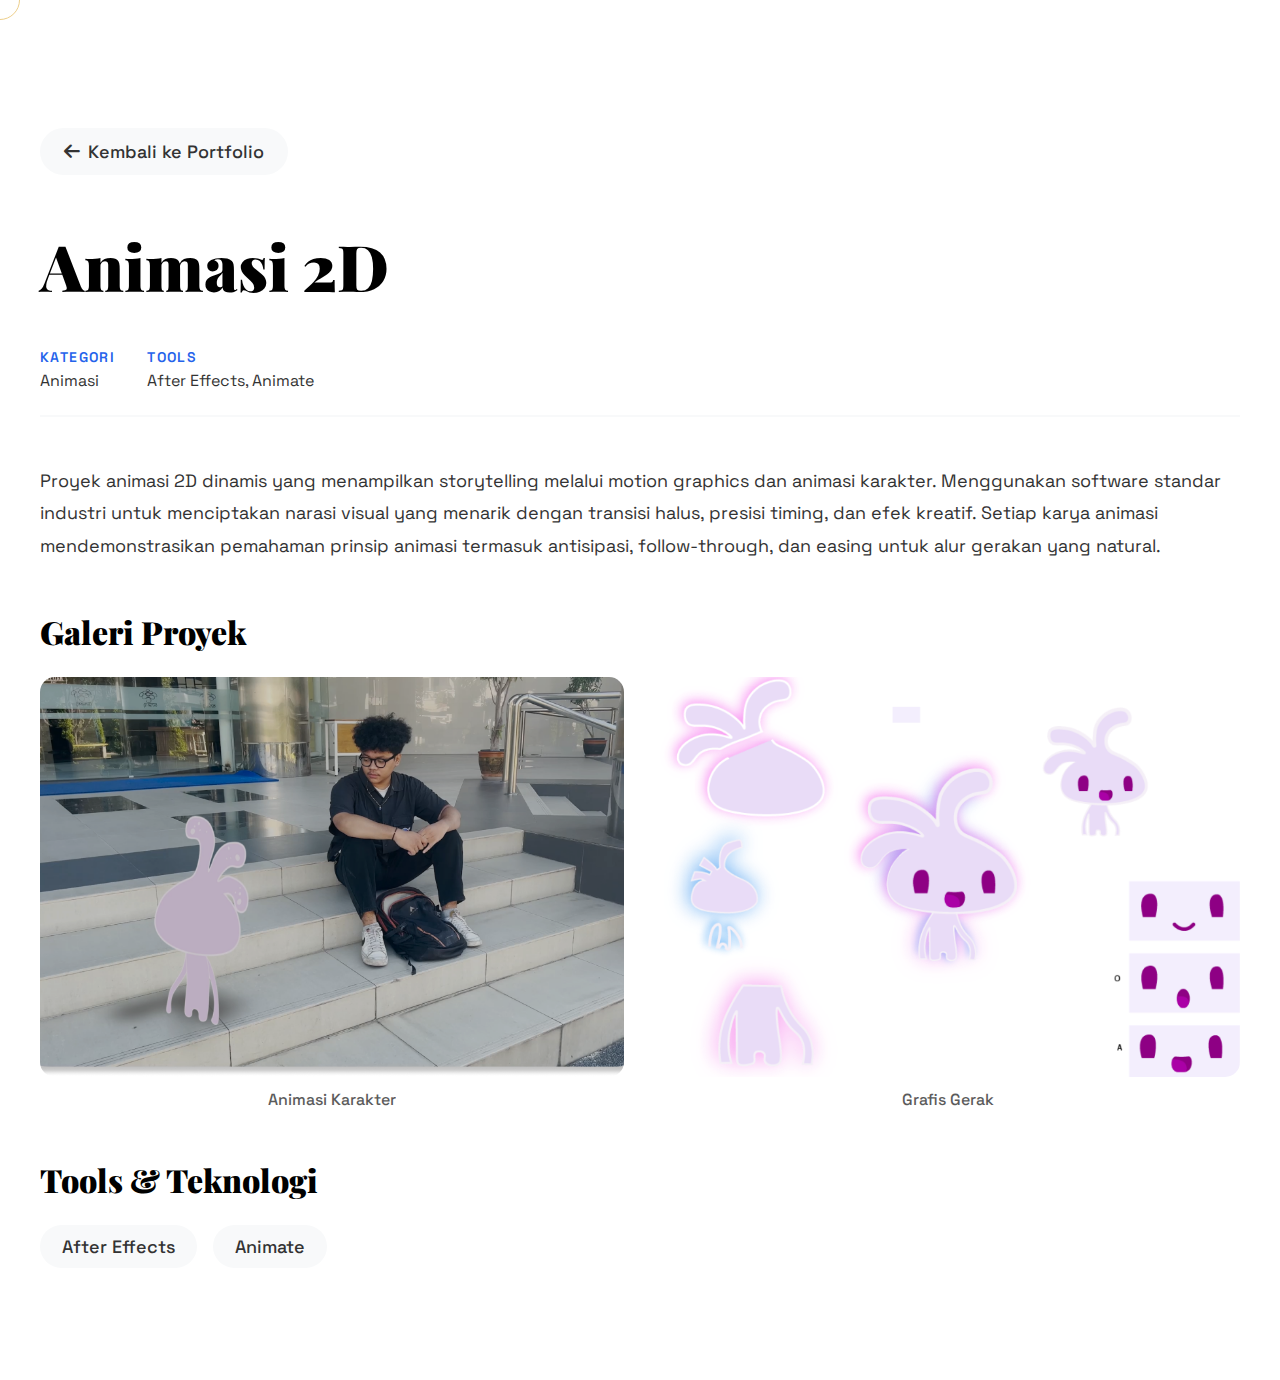
<file: portfolio/animation-2d.html>
<!DOCTYPE html>
<html lang="en">
<head>
    <meta charset="UTF-8">
    <meta name="viewport" content="width=device-width, initial-scale=1.0">
    <title>2D Animation | Ragil Arya Portfolio</title>
    
    <link href="https://fonts.googleapis.com/css2?family=Playfair+Display:wght@400;700;900&family=Space+Grotesk:wght@300;400;500;600;700&display=swap" rel="stylesheet">
    <link rel="stylesheet" href="https://cdnjs.cloudflare.com/ajax/libs/font-awesome/6.5.1/css/all.min.css">
    <link rel="stylesheet" href="https://cdn.jsdelivr.net/npm/bootstrap-icons@1.11.2/font/bootstrap-icons.css">
    <link rel="stylesheet" href="../css/style.css">
    
    <!-- Dark Mode: Load immediately to prevent flash -->
    <script>
        (function() {
            if (localStorage.getItem('theme') === 'dark') {
                document.documentElement.classList.add('dark-mode');
                document.body.classList.add('dark-mode');
            }
        })();
    </script>
    
    <style>
        .portfolio-detail {
            min-height: 100vh;
            padding: 8rem 2rem 4rem;
            background: var(--bg-color);
        }
        
        .detail-container {
            max-width: 1200px;
            margin: 0 auto;
        }
        
        .back-btn {
            display: inline-flex;
            align-items: center;
            gap: 0.5rem;
            padding: 0.75rem 1.5rem;
            background: var(--card-bg);
            color: var(--text-color);
            text-decoration: none;
            border-radius: 50px;
            font-weight: 500;
            transition: all 0.3s ease;
            margin-bottom: 3rem;
        }
        
        .back-btn:hover {
            background: var(--accent-color);
            color: white;
            transform: translateX(-5px);
        }
        
        .detail-header {
            margin-bottom: 3rem;
        }
        
        .detail-title {
            font-family: 'Playfair Display', serif;
            font-size: clamp(2.5rem, 5vw, 4rem);
            font-weight: 900;
            color: var(--primary-color);
            margin-bottom: 1rem;
        }
        
        .detail-meta {
            display: flex;
            gap: 2rem;
            flex-wrap: wrap;
            padding: 1.5rem 0;
            border-bottom: 2px solid var(--card-bg);
            margin-bottom: 2rem;
        }
        
        .meta-item {
            display: flex;
            flex-direction: column;
            gap: 0.25rem;
        }
        
        .meta-label {
            font-size: 0.875rem;
            font-weight: 600;
            text-transform: uppercase;
            letter-spacing: 0.1em;
            color: var(--accent-color);
        }
        
        .meta-value {
            font-size: 1rem;
            color: var(--text-color);
        }
        
        .detail-description {
            font-size: 1.125rem;
            line-height: 1.8;
            color: var(--text-color);
            margin-bottom: 3rem;
        }
        
        .detail-images {
            display: grid;
            grid-template-columns: repeat(auto-fit, minmax(300px, 1fr));
            gap: 2rem;
            margin-bottom: 3rem;
        }
        
        .image-wrapper {
            display: flex;
            flex-direction: column;
            gap: 0.75rem;
        }
        
        .detail-image {
            width: 100%;
            height: 400px;
            object-fit: cover;
            border-radius: 15px;
            transition: transform 0.3s ease;
        }
        
        .detail-image:hover {
            transform: scale(1.02);
        }
        
        .image-caption {
            text-align: center;
            font-size: 1rem;
            font-weight: 500;
            color: var(--text-color);
            opacity: 0.8;
        }
        
        .section-heading {
            font-family: 'Playfair Display', serif;
            font-size: 2rem;
            font-weight: 900;
            color: var(--primary-color);
            margin: 3rem 0 1.5rem;
        }
        
        .tech-stack {
            display: flex;
            flex-wrap: wrap;
            gap: 1rem;
            margin-bottom: 3rem;
        }
        
        .tech-tag {
            padding: 0.5rem 1.25rem;
            background: var(--card-bg);
            border: 2px solid transparent;
            border-radius: 50px;
            font-weight: 500;
            color: var(--text-color);
            transition: all 0.3s ease;
        }
        
        .tech-tag:hover {
            border-color: var(--accent-color);
            transform: translateY(-2px);
        }
        
        .github-section {
            margin-top: 4rem;
            padding: 3rem;
            background: var(--card-bg);
            border-radius: 20px;
            text-align: center;
        }
        
        .github-link {
            display: inline-flex;
            align-items: center;
            gap: 1rem;
            padding: 1.25rem 3rem;
            background: var(--primary-color);
            color: var(--secondary-color);
            text-decoration: none;
            border-radius: 50px;
            font-size: 1.125rem;
            font-weight: 600;
            transition: all 0.3s ease;
        }
        
        .github-link:hover {
            transform: translateY(-3px);
            box-shadow: 0 10px 30px rgba(0, 0, 0, 0.2);
        }
        
        .dark-mode .github-link {
            background: var(--accent-color);
        }
    </style>
</head>
<body>
    <div class="cursor"></div>
    <div class="cursor-follower"></div>
    <div class="scroll-progress"></div>

    <section class="portfolio-detail">
        <div class="detail-container">
            <a href="../index.html#portfolio" class="back-btn">
                <i class="fas fa-arrow-left"></i>
                <span data-en="Back to Portfolio" data-id="Kembali ke Portfolio">Kembali ke Portfolio</span>
            </a>
            
            <div class="detail-header">
                <h1 class="detail-title" data-en="2D Animation" data-id="Animasi 2D">Animasi 2D</h1>
                
                <div class="detail-meta">
                    <div class="meta-item">
                        <span class="meta-label" data-en="Category" data-id="Kategori">KATEGORI</span>
                        <span class="meta-value" data-en="Animation" data-id="Animasi">Animasi</span>
                    </div>
                    <div class="meta-item">
                        <span class="meta-label" data-en="Tools" data-id="Tools">TOOLS</span>
                        <span class="meta-value">After Effects, Animate</span>
                    </div>
                </div>
            </div>
            
            <div class="detail-description" data-en="Dynamic 2D animation projects showcasing storytelling through motion graphics and character animation. Utilizing industry-standard software to create engaging visual narratives with smooth transitions, timing precision, and creative effects. Each animation piece demonstrates understanding of animation principles including anticipation, follow-through, and easing for natural movement flow." data-id="Proyek animasi 2D dinamis yang menampilkan storytelling melalui motion graphics dan animasi karakter. Menggunakan software standar industri untuk menciptakan narasi visual yang menarik dengan transisi halus, presisi timing, dan efek kreatif. Setiap karya animasi mendemonstrasikan pemahaman prinsip animasi termasuk antisipasi, follow-through, dan easing untuk alur gerakan yang natural.">
                Proyek animasi 2D dinamis yang menampilkan storytelling melalui motion graphics dan animasi karakter. Menggunakan software standar industri untuk menciptakan narasi visual yang menarik dengan transisi halus, presisi timing, dan efek kreatif. Setiap karya animasi mendemonstrasikan pemahaman prinsip animasi termasuk antisipasi, follow-through, dan easing untuk alur gerakan yang natural.
            </div>
            
            <h2 class="section-heading" data-en="Project Gallery" data-id="Galeri Proyek">Galeri Proyek</h2>
            <div class="detail-images">
                <div class="image-wrapper">
                    <img src="../images/portfolio/detail/animation-2d/1.jpg" alt="Character Animation" class="detail-image">
                    <p class="image-caption" data-en="Character Animation" data-id="Animasi Karakter">Animasi Karakter</p>
                </div>
                <div class="image-wrapper">
                    <img src="../images/portfolio/detail/animation-2d/2.jpg" alt="Motion Graphics" class="detail-image">
                    <p class="image-caption" data-en="Motion Graphics" data-id="Grafis Gerak">Grafis Gerak</p>
                </div>
            </div>
            
            <h2 class="section-heading" data-en="Tools & Technologies" data-id="Tools & Teknologi">Tools & Teknologi</h2>
            <div class="tech-stack">
                <span class="tech-tag">After Effects</span>
                <span class="tech-tag">Animate</span>
            </div>
        </div>
    </section>

    <script src="../js/script.js"></script>
</body>
</html>
</file>
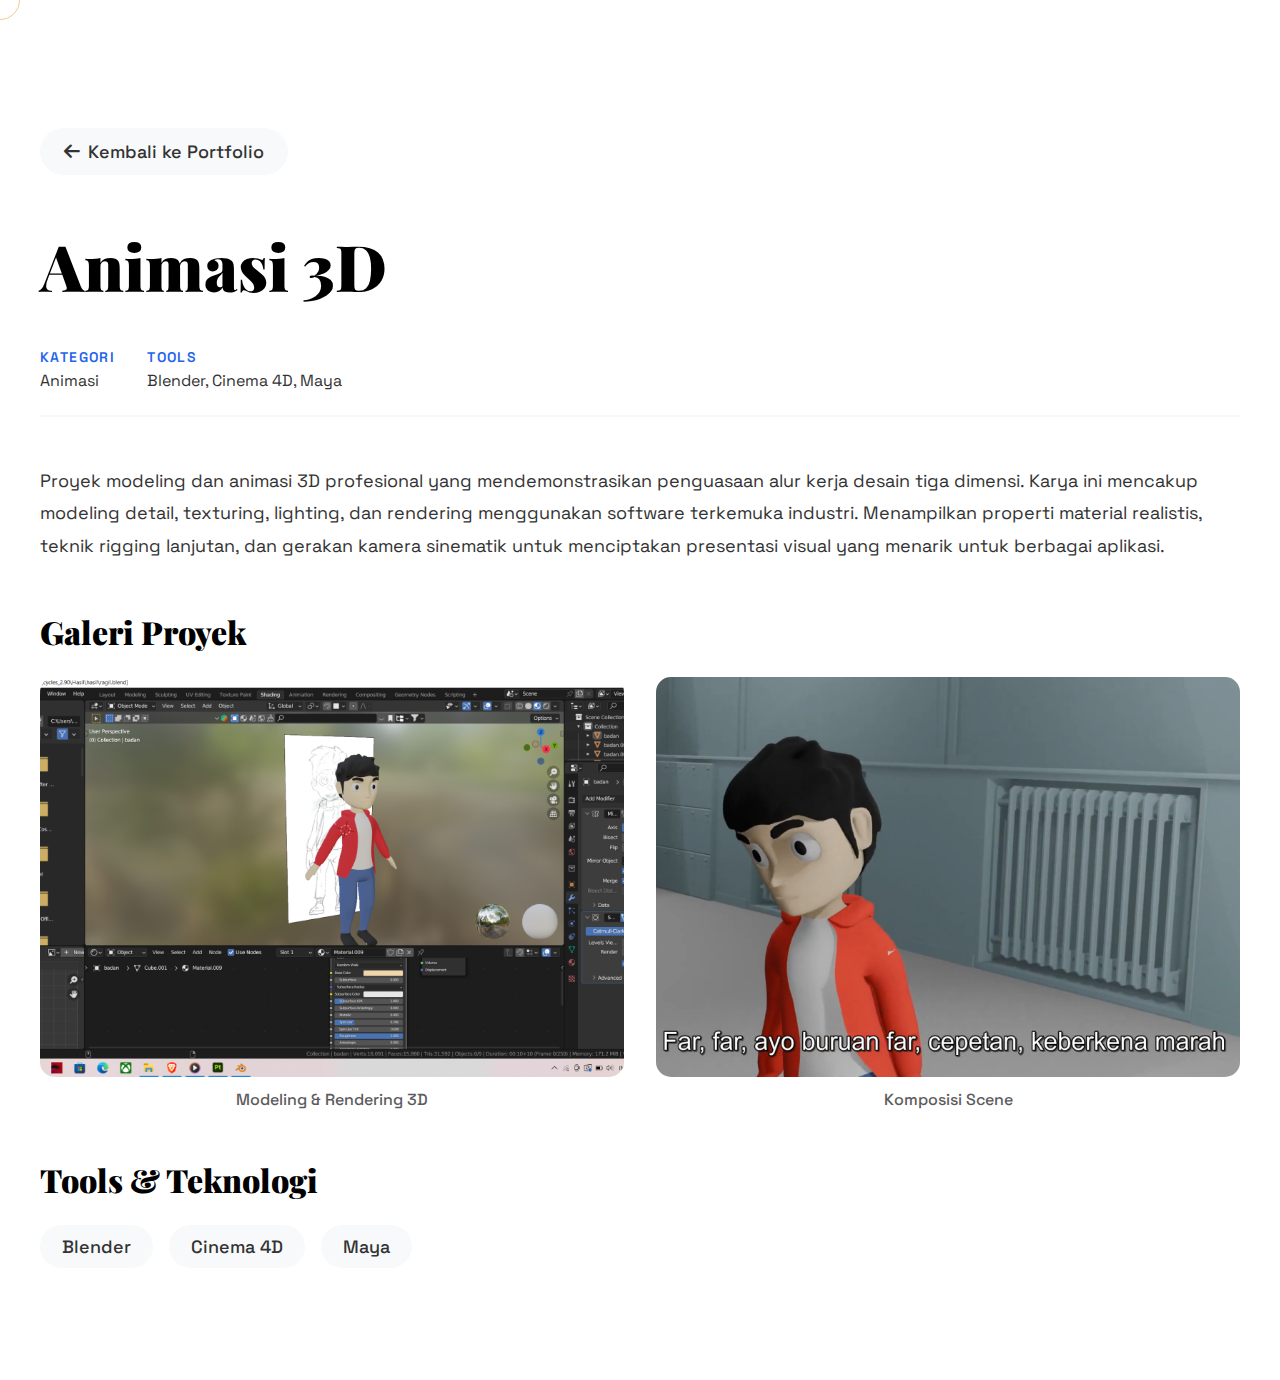
<file: portfolio/animation-3d.html>
<!DOCTYPE html>
<html lang="en">
<head>
    <meta charset="UTF-8">
    <meta name="viewport" content="width=device-width, initial-scale=1.0">
    <title>3D Animation | Ragil Arya Portfolio</title>
    
    <link href="https://fonts.googleapis.com/css2?family=Playfair+Display:wght@400;700;900&family=Space+Grotesk:wght@300;400;500;600;700&display=swap" rel="stylesheet">
    <link rel="stylesheet" href="https://cdnjs.cloudflare.com/ajax/libs/font-awesome/6.5.1/css/all.min.css">
    <link rel="stylesheet" href="https://cdn.jsdelivr.net/npm/bootstrap-icons@1.11.2/font/bootstrap-icons.css">
    <link rel="stylesheet" href="../css/style.css">
    
    <!-- Dark Mode: Load immediately to prevent flash -->
    <script>
        (function() {
            if (localStorage.getItem('theme') === 'dark') {
                document.documentElement.classList.add('dark-mode');
                document.body.classList.add('dark-mode');
            }
        })();
    </script>
    
    <style>
        .portfolio-detail {
            min-height: 100vh;
            padding: 8rem 2rem 4rem;
            background: var(--bg-color);
        }
        
        .detail-container {
            max-width: 1200px;
            margin: 0 auto;
        }
        
        .back-btn {
            display: inline-flex;
            align-items: center;
            gap: 0.5rem;
            padding: 0.75rem 1.5rem;
            background: var(--card-bg);
            color: var(--text-color);
            text-decoration: none;
            border-radius: 50px;
            font-weight: 500;
            transition: all 0.3s ease;
            margin-bottom: 3rem;
        }
        
        .back-btn:hover {
            background: var(--accent-color);
            color: white;
            transform: translateX(-5px);
        }
        
        .detail-header {
            margin-bottom: 3rem;
        }
        
        .detail-title {
            font-family: 'Playfair Display', serif;
            font-size: clamp(2.5rem, 5vw, 4rem);
            font-weight: 900;
            color: var(--primary-color);
            margin-bottom: 1rem;
        }
        
        .detail-meta {
            display: flex;
            gap: 2rem;
            flex-wrap: wrap;
            padding: 1.5rem 0;
            border-bottom: 2px solid var(--card-bg);
            margin-bottom: 2rem;
        }
        
        .meta-item {
            display: flex;
            flex-direction: column;
            gap: 0.25rem;
        }
        
        .meta-label {
            font-size: 0.875rem;
            font-weight: 600;
            text-transform: uppercase;
            letter-spacing: 0.1em;
            color: var(--accent-color);
        }
        
        .meta-value {
            font-size: 1rem;
            color: var(--text-color);
        }
        
        .detail-description {
            font-size: 1.125rem;
            line-height: 1.8;
            color: var(--text-color);
            margin-bottom: 3rem;
        }
        
        .detail-images {
            display: grid;
            grid-template-columns: repeat(auto-fit, minmax(300px, 1fr));
            gap: 2rem;
            margin-bottom: 3rem;
        }
        
        .image-wrapper {
            display: flex;
            flex-direction: column;
            gap: 0.75rem;
        }
        
        .detail-image {
            width: 100%;
            height: 400px;
            object-fit: cover;
            border-radius: 15px;
            transition: transform 0.3s ease;
        }
        
        .detail-image:hover {
            transform: scale(1.02);
        }
        
        .image-caption {
            text-align: center;
            font-size: 1rem;
            font-weight: 500;
            color: var(--text-color);
            opacity: 0.8;
        }
        
        .section-heading {
            font-family: 'Playfair Display', serif;
            font-size: 2rem;
            font-weight: 900;
            color: var(--primary-color);
            margin: 3rem 0 1.5rem;
        }
        
        .tech-stack {
            display: flex;
            flex-wrap: wrap;
            gap: 1rem;
            margin-bottom: 3rem;
        }
        
        .tech-tag {
            padding: 0.5rem 1.25rem;
            background: var(--card-bg);
            border: 2px solid transparent;
            border-radius: 50px;
            font-weight: 500;
            color: var(--text-color);
            transition: all 0.3s ease;
        }
        
        .tech-tag:hover {
            border-color: var(--accent-color);
            transform: translateY(-2px);
        }
        
        .github-section {
            margin-top: 4rem;
            padding: 3rem;
            background: var(--card-bg);
            border-radius: 20px;
            text-align: center;
        }
        
        .github-link {
            display: inline-flex;
            align-items: center;
            gap: 1rem;
            padding: 1.25rem 3rem;
            background: var(--primary-color);
            color: var(--secondary-color);
            text-decoration: none;
            border-radius: 50px;
            font-size: 1.125rem;
            font-weight: 600;
            transition: all 0.3s ease;
        }
        
        .github-link:hover {
            transform: translateY(-3px);
            box-shadow: 0 10px 30px rgba(0, 0, 0, 0.2);
        }
        
        .dark-mode .github-link {
            background: var(--accent-color);
        }
    </style>
</head>
<body>
    <div class="cursor"></div>
    <div class="cursor-follower"></div>
    <div class="scroll-progress"></div>

    <section class="portfolio-detail">
        <div class="detail-container">
            <a href="../index.html#portfolio" class="back-btn">
                <i class="fas fa-arrow-left"></i>
                <span data-en="Back to Portfolio" data-id="Kembali ke Portfolio">Kembali ke Portfolio</span>
            </a>
            
            <div class="detail-header">
                <h1 class="detail-title" data-en="3D Animation" data-id="Animasi 3D">Animasi 3D</h1>
                
                <div class="detail-meta">
                    <div class="meta-item">
                        <span class="meta-label" data-en="Category" data-id="Kategori">KATEGORI</span>
                        <span class="meta-value" data-en="Animation" data-id="Animasi">Animasi</span>
                    </div>
                    <div class="meta-item">
                        <span class="meta-label" data-en="Tools" data-id="Tools">TOOLS</span>
                        <span class="meta-value">Blender, Cinema 4D, Maya</span>
                    </div>
                </div>
            </div>
            
            <div class="detail-description" data-en="Professional 3D modeling and animation projects demonstrating mastery of three-dimensional design workflows. This work includes detailed modeling, texturing, lighting, and rendering using industry-leading software. Features realistic material properties, advanced rigging techniques, and cinematic camera movements to create compelling visual presentations for various applications." data-id="Proyek modeling dan animasi 3D profesional yang mendemonstrasikan penguasaan alur kerja desain tiga dimensi. Karya ini mencakup modeling detail, texturing, lighting, dan rendering menggunakan software terkemuka industri. Menampilkan properti material realistis, teknik rigging lanjutan, dan gerakan kamera sinematik untuk menciptakan presentasi visual yang menarik untuk berbagai aplikasi.">
                Proyek modeling dan animasi 3D profesional yang mendemonstrasikan penguasaan alur kerja desain tiga dimensi. Karya ini mencakup modeling detail, texturing, lighting, dan rendering menggunakan software terkemuka industri. Menampilkan properti material realistis, teknik rigging lanjutan, dan gerakan kamera sinematik untuk menciptakan presentasi visual yang menarik untuk berbagai aplikasi.
            </div>
            
            <h2 class="section-heading" data-en="Project Gallery" data-id="Galeri Proyek">Galeri Proyek</h2>
            <div class="detail-images">
                <div class="image-wrapper">
                    <img src="../images/portfolio/detail/animation-3d/1.jpg" alt="3D Modeling" class="detail-image">
                    <p class="image-caption" data-en="3D Modeling & Rendering" data-id="Modeling & Rendering 3D">Modeling & Rendering 3D</p>
                </div>
                <div class="image-wrapper">
                    <img src="../images/portfolio/detail/animation-3d/2.jpg" alt="Scene Composition" class="detail-image">
                    <p class="image-caption" data-en="Scene Composition" data-id="Komposisi Scene">Komposisi Scene</p>
                </div>
            </div>
            
            <h2 class="section-heading" data-en="Tools & Technologies" data-id="Tools & Teknologi">Tools & Teknologi</h2>
            <div class="tech-stack">
                <span class="tech-tag">Blender</span>
                <span class="tech-tag">Cinema 4D</span>
                <span class="tech-tag">Maya</span>
            </div>
        </div>
    </section>

    <script src="../js/script.js"></script>
</body>
</html>
</file>
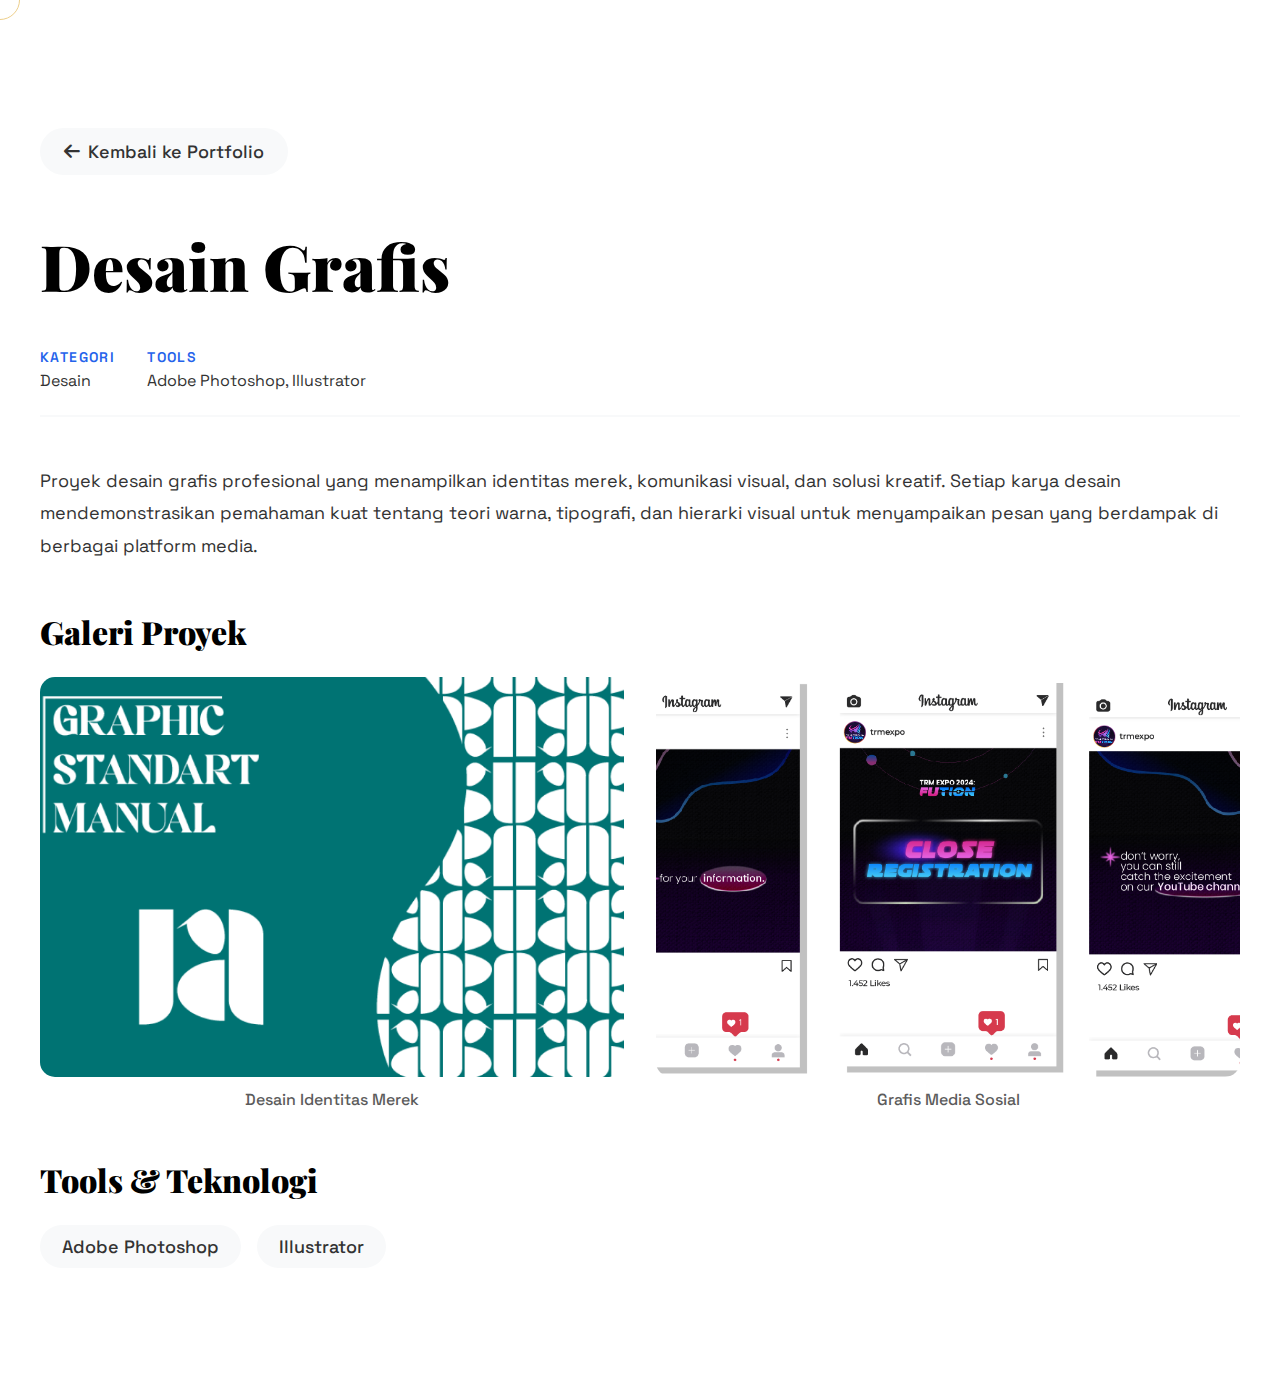
<file: portfolio/graphic-design.html>
<!DOCTYPE html>
<html lang="en">
<head>
    <meta charset="UTF-8">
    <meta name="viewport" content="width=device-width, initial-scale=1.0">
    <title>Graphic Design | Ragil Arya Portfolio</title>
    
    <link href="https://fonts.googleapis.com/css2?family=Playfair+Display:wght@400;700;900&family=Space+Grotesk:wght@300;400;500;600;700&display=swap" rel="stylesheet">
    <link rel="stylesheet" href="https://cdnjs.cloudflare.com/ajax/libs/font-awesome/6.5.1/css/all.min.css">
    <link rel="stylesheet" href="https://cdn.jsdelivr.net/npm/bootstrap-icons@1.11.2/font/bootstrap-icons.css">
    <link rel="stylesheet" href="../css/style.css">
    
    <!-- Dark Mode: Load immediately to prevent flash -->
    <script>
        (function() {
            if (localStorage.getItem('theme') === 'dark') {
                document.documentElement.classList.add('dark-mode');
                document.body.classList.add('dark-mode');
            }
        })();
    </script>
    
    <style>
        .portfolio-detail {
            min-height: 100vh;
            padding: 8rem 2rem 4rem;
            background: var(--bg-color);
        }
        
        .detail-container {
            max-width: 1200px;
            margin: 0 auto;
        }
        
        .back-btn {
            display: inline-flex;
            align-items: center;
            gap: 0.5rem;
            padding: 0.75rem 1.5rem;
            background: var(--card-bg);
            color: var(--text-color);
            text-decoration: none;
            border-radius: 50px;
            font-weight: 500;
            transition: all 0.3s ease;
            margin-bottom: 3rem;
        }
        
        .back-btn:hover {
            background: var(--accent-color);
            color: white;
            transform: translateX(-5px);
        }
        
        .detail-header {
            margin-bottom: 3rem;
        }
        
        .detail-title {
            font-family: 'Playfair Display', serif;
            font-size: clamp(2.5rem, 5vw, 4rem);
            font-weight: 900;
            color: var(--primary-color);
            margin-bottom: 1rem;
        }
        
        .detail-meta {
            display: flex;
            gap: 2rem;
            flex-wrap: wrap;
            padding: 1.5rem 0;
            border-bottom: 2px solid var(--card-bg);
            margin-bottom: 2rem;
        }
        
        .meta-item {
            display: flex;
            flex-direction: column;
            gap: 0.25rem;
        }
        
        .meta-label {
            font-size: 0.875rem;
            font-weight: 600;
            text-transform: uppercase;
            letter-spacing: 0.1em;
            color: var(--accent-color);
        }
        
        .meta-value {
            font-size: 1rem;
            color: var(--text-color);
        }
        
        .detail-description {
            font-size: 1.125rem;
            line-height: 1.8;
            color: var(--text-color);
            margin-bottom: 3rem;
        }
        
        .detail-images {
            display: grid;
            grid-template-columns: repeat(auto-fit, minmax(300px, 1fr));
            gap: 2rem;
            margin-bottom: 3rem;
        }
        
        .image-wrapper {
            display: flex;
            flex-direction: column;
            gap: 0.75rem;
        }
        
        .detail-image {
            width: 100%;
            height: 400px;
            object-fit: cover;
            border-radius: 15px;
            transition: transform 0.3s ease;
        }
        
        .detail-image:hover {
            transform: scale(1.02);
        }
        
        .image-caption {
            text-align: center;
            font-size: 1rem;
            font-weight: 500;
            color: var(--text-color);
            opacity: 0.8;
        }
        
        .section-heading {
            font-family: 'Playfair Display', serif;
            font-size: 2rem;
            font-weight: 900;
            color: var(--primary-color);
            margin: 3rem 0 1.5rem;
        }
        
        .tech-stack {
            display: flex;
            flex-wrap: wrap;
            gap: 1rem;
            margin-bottom: 3rem;
        }
        
        .tech-tag {
            padding: 0.5rem 1.25rem;
            background: var(--card-bg);
            border: 2px solid transparent;
            border-radius: 50px;
            font-weight: 500;
            color: var(--text-color);
            transition: all 0.3s ease;
        }
        
        .tech-tag:hover {
            border-color: var(--accent-color);
            transform: translateY(-2px);
        }
        
        .github-section {
            margin-top: 4rem;
            padding: 3rem;
            background: var(--card-bg);
            border-radius: 20px;
            text-align: center;
        }
        
        .github-link {
            display: inline-flex;
            align-items: center;
            gap: 1rem;
            padding: 1.25rem 3rem;
            background: var(--primary-color);
            color: var(--secondary-color);
            text-decoration: none;
            border-radius: 50px;
            font-size: 1.125rem;
            font-weight: 600;
            transition: all 0.3s ease;
        }
        
        .github-link:hover {
            transform: translateY(-3px);
            box-shadow: 0 10px 30px rgba(0, 0, 0, 0.2);
        }
        
        .dark-mode .github-link {
            background: var(--accent-color);
        }
    </style>
</head>
<body>
    <div class="cursor"></div>
    <div class="cursor-follower"></div>
    <div class="scroll-progress"></div>

    <section class="portfolio-detail">
        <div class="detail-container">
            <a href="../index.html#portfolio" class="back-btn">
                <i class="fas fa-arrow-left"></i>
                <span data-en="Back to Portfolio" data-id="Kembali ke Portfolio">Kembali ke Portfolio</span>
            </a>
            
            <div class="detail-header">
                <h1 class="detail-title" data-en="Graphic Design" data-id="Desain Grafis">Desain Grafis</h1>
                
                <div class="detail-meta">
                    <div class="meta-item">
                        <span class="meta-label" data-en="Category" data-id="Kategori">KATEGORI</span>
                        <span class="meta-value" data-en="Design" data-id="Desain">Desain</span>
                    </div>
                    <div class="meta-item">
                        <span class="meta-label" data-en="Tools" data-id="Tools">TOOLS</span>
                        <span class="meta-value">Adobe Photoshop, Illustrator</span>
                    </div>
                </div>
            </div>
            
            <div class="detail-description" data-en="Professional graphic design projects showcasing brand identity, visual communication, and creative solutions. Each design piece demonstrates strong understanding of color theory, typography, and visual hierarchy to deliver impactful messages across various media platforms." data-id="Proyek desain grafis profesional yang menampilkan identitas merek, komunikasi visual, dan solusi kreatif. Setiap karya desain mendemonstrasikan pemahaman kuat tentang teori warna, tipografi, dan hierarki visual untuk menyampaikan pesan yang berdampak di berbagai platform media.">
                Proyek desain grafis profesional yang menampilkan identitas merek, komunikasi visual, dan solusi kreatif. Setiap karya desain mendemonstrasikan pemahaman kuat tentang teori warna, tipografi, dan hierarki visual untuk menyampaikan pesan yang berdampak di berbagai platform media.
            </div>
            
            <h2 class="section-heading" data-en="Project Gallery" data-id="Galeri Proyek">Galeri Proyek</h2>
            <div class="detail-images">
                <div class="image-wrapper">
                    <img src="../images/portfolio/detail/graphic-design/1.jpg" alt="Brand Identity Design" class="detail-image">
                    <p class="image-caption" data-en="Brand Identity Design" data-id="Desain Identitas Merek">Desain Identitas Merek</p>
                </div>
                <div class="image-wrapper">
                    <img src="../images/portfolio/detail/graphic-design/2.jpg" alt="Social Media Graphics" class="detail-image">
                    <p class="image-caption" data-en="Social Media Graphics" data-id="Grafis Media Sosial">Grafis Media Sosial</p>
                </div>
            </div>
            
            <h2 class="section-heading" data-en="Tools & Technologies" data-id="Tools & Teknologi">Tools & Teknologi</h2>
            <div class="tech-stack">
                <span class="tech-tag">Adobe Photoshop</span>
                <span class="tech-tag">Illustrator</span>
            </div>
        </div>
    </section>

    <script src="../js/script.js"></script>
</body>
</html>
</file>
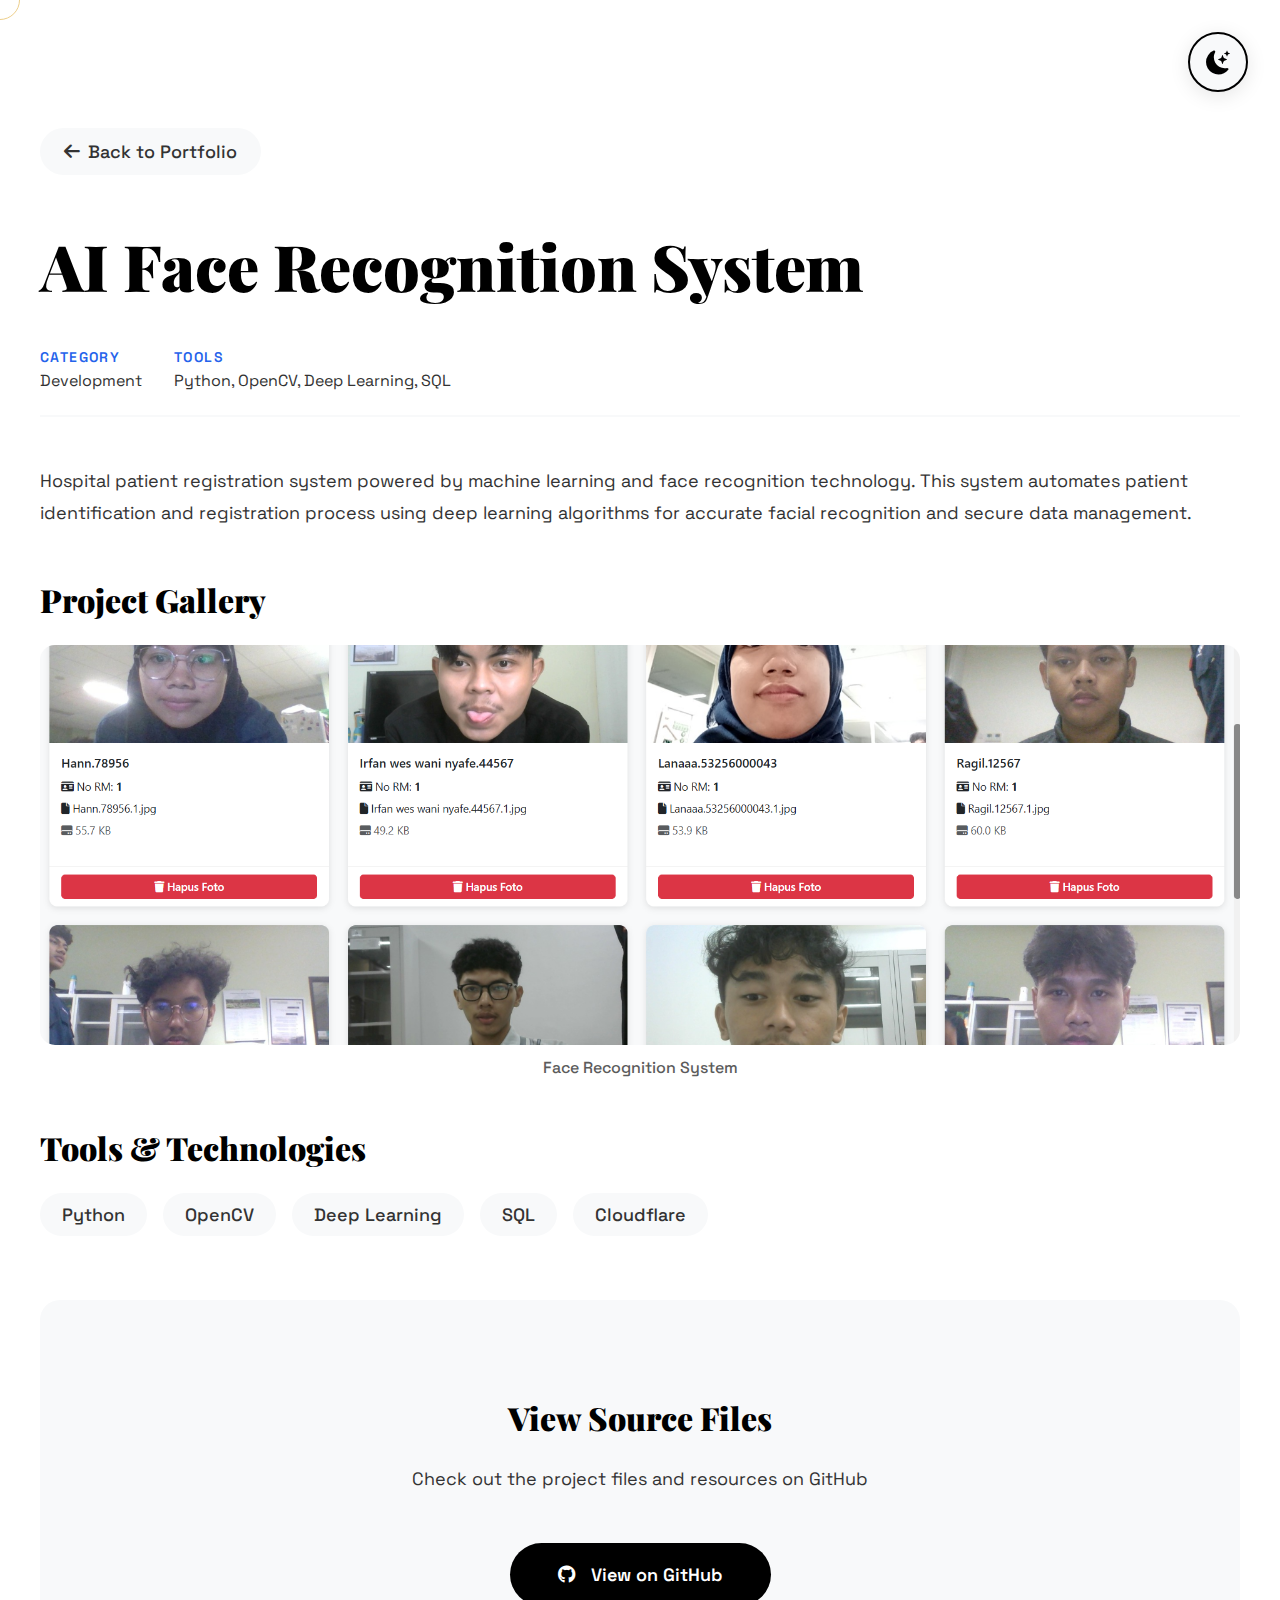
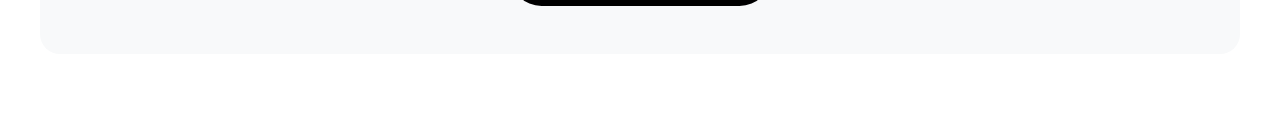
<file: portfolio/ml-face-recognition.html>
<!DOCTYPE html>
<html lang="en">
<head>
    <meta charset="UTF-8">
    <meta name="viewport" content="width=device-width, initial-scale=1.0">
    <title>AI Face Recognition | Ragil Arya Portfolio</title>
    
    <link href="https://fonts.googleapis.com/css2?family=Playfair+Display:wght@400;700;900&family=Space+Grotesk:wght@300;400;500;600;700&display=swap" rel="stylesheet">
    <link rel="stylesheet" href="https://cdnjs.cloudflare.com/ajax/libs/font-awesome/6.5.1/css/all.min.css">
    <link rel="stylesheet" href="https://cdn.jsdelivr.net/npm/bootstrap-icons@1.11.2/font/bootstrap-icons.css">
    <link rel="stylesheet" href="../css/style.css">
    
    <style>
        .portfolio-detail {
            min-height: 100vh;
            padding: 8rem 2rem 4rem;
            background: var(--bg-color);
        }
        
        .detail-container {
            max-width: 1200px;
            margin: 0 auto;
        }
        
        .back-btn {
            display: inline-flex;
            align-items: center;
            gap: 0.5rem;
            padding: 0.75rem 1.5rem;
            background: var(--card-bg);
            color: var(--text-color);
            text-decoration: none;
            border-radius: 50px;
            font-weight: 500;
            transition: all 0.3s ease;
            margin-bottom: 3rem;
        }
        
        .back-btn:hover {
            background: var(--accent-color);
            color: white;
            transform: translateX(-5px);
        }
        
        .detail-header {
            margin-bottom: 3rem;
        }
        
        .detail-title {
            font-family: 'Playfair Display', serif;
            font-size: clamp(2.5rem, 5vw, 4rem);
            font-weight: 900;
            color: var(--primary-color);
            margin-bottom: 1rem;
        }
        
        .detail-meta {
            display: flex;
            gap: 2rem;
            flex-wrap: wrap;
            padding: 1.5rem 0;
            border-bottom: 2px solid var(--card-bg);
            margin-bottom: 2rem;
        }
        
        .meta-item {
            display: flex;
            flex-direction: column;
            gap: 0.25rem;
        }
        
        .meta-label {
            font-size: 0.875rem;
            font-weight: 600;
            text-transform: uppercase;
            letter-spacing: 0.1em;
            color: var(--accent-color);
        }
        
        .meta-value {
            font-size: 1rem;
            color: var(--text-color);
        }
        
        .detail-description {
            font-size: 1.125rem;
            line-height: 1.8;
            color: var(--text-color);
            margin-bottom: 3rem;
        }
        
        .detail-images {
            display: grid;
            grid-template-columns: repeat(auto-fit, minmax(300px, 1fr));
            gap: 2rem;
            margin-bottom: 3rem;
        }
        
        .image-wrapper {
            display: flex;
            flex-direction: column;
            gap: 0.75rem;
        }
        
        .detail-image {
            width: 100%;
            height: 400px;
            object-fit: cover;
            border-radius: 15px;
            transition: transform 0.3s ease;
        }
        
        .detail-image:hover {
            transform: scale(1.02);
        }
        
        .image-caption {
            text-align: center;
            font-size: 1rem;
            font-weight: 500;
            color: var(--text-color);
            opacity: 0.8;
        }
        
        .section-heading {
            font-family: 'Playfair Display', serif;
            font-size: 2rem;
            font-weight: 900;
            color: var(--primary-color);
            margin: 3rem 0 1.5rem;
        }
        
        .tech-stack {
            display: flex;
            flex-wrap: wrap;
            gap: 1rem;
            margin-bottom: 3rem;
        }
        
        .tech-tag {
            padding: 0.5rem 1.25rem;
            background: var(--card-bg);
            border: 2px solid transparent;
            border-radius: 50px;
            font-weight: 500;
            color: var(--text-color);
            transition: all 0.3s ease;
        }
        
        .tech-tag:hover {
            border-color: var(--accent-color);
            transform: translateY(-2px);
        }
        
        .github-section {
            margin-top: 4rem;
            padding: 3rem;
            background: var(--card-bg);
            border-radius: 20px;
            text-align: center;
        }
        
        .github-link {
            display: inline-flex;
            align-items: center;
            gap: 1rem;
            padding: 1.25rem 3rem;
            background: var(--primary-color);
            color: var(--secondary-color);
            text-decoration: none;
            border-radius: 50px;
            font-size: 1.125rem;
            font-weight: 600;
            transition: all 0.3s ease;
        }
        
        .github-link:hover {
            transform: translateY(-3px);
            box-shadow: 0 10px 30px rgba(0, 0, 0, 0.2);
        }
        
        .dark-mode .github-link {
            background: var(--accent-color);
        }
    </style>
</head>
<body>
    <div class="cursor"></div>
    <div class="cursor-follower"></div>
    <div class="scroll-progress"></div>
    
    <div class="theme-toggle" id="themeToggle">
        <i class="bi bi-moon-stars-fill"></i>
    </div>

    <section class="portfolio-detail">
        <div class="detail-container">
            <a href="../index.html#portfolio" class="back-btn">
                <i class="fas fa-arrow-left"></i>
                <span data-en="Back to Portfolio" data-id="Kembali ke Portfolio">Back to Portfolio</span>
            </a>
            
            <div class="detail-header">
                <h1 class="detail-title" data-en="AI Face Recognition System" data-id="Sistem Rekognisi Wajah AI">AI Face Recognition System</h1>
                
                <div class="detail-meta">
                    <div class="meta-item">
                        <span class="meta-label" data-en="Category" data-id="Kategori">CATEGORY</span>
                        <span class="meta-value" data-en="Development" data-id="Development">Development</span>
                    </div>
                    <div class="meta-item">
                        <span class="meta-label" data-en="Tools" data-id="Tools">TOOLS</span>
                        <span class="meta-value">Python, OpenCV, Deep Learning, SQL</span>
                    </div>
                </div>
            </div>
            
            <div class="detail-description" data-en="Hospital patient registration system powered by machine learning and face recognition technology. This system automates patient identification and registration process using deep learning algorithms for accurate facial recognition and secure data management." data-id="Sistem registrasi pasien rumah sakit yang didukung oleh teknologi machine learning dan rekognisi wajah. Sistem ini mengotomatisasi proses identifikasi dan registrasi pasien menggunakan algoritma deep learning untuk rekognisi wajah yang akurat dan manajemen data yang aman.">
                Hospital patient registration system powered by machine learning and face recognition technology. This system automates patient identification and registration process using deep learning algorithms for accurate facial recognition and secure data management.
            </div>
            
            <h2 class="section-heading" data-en="Project Gallery" data-id="Galeri Proyek">Project Gallery</h2>
            <div class="detail-images">
                <div class="image-wrapper">
                    <img src="../images/portfolio/detail/ml-face-recognition/1.jpg" alt="AI System" class="detail-image">
                    <p class="image-caption" data-en="Face Recognition System" data-id="Sistem Rekognisi Wajah">Face Recognition System</p>
                </div>
            </div>
            
            <h2 class="section-heading" data-en="Tools & Technologies" data-id="Tools & Teknologi">Tools & Technologies</h2>
            <div class="tech-stack">
                <span class="tech-tag">Python</span>
                <span class="tech-tag">OpenCV</span>
                <span class="tech-tag">Deep Learning</span>
                <span class="tech-tag">SQL</span>
                <span class="tech-tag">Cloudflare</span>
            </div>
            
            <div class="github-section">
                <h2 class="section-heading" data-en="View Source Files" data-id="Lihat File Sumber">View Source Files</h2>
                <p class="detail-description" data-en="Check out the project files and resources on GitHub" data-id="Lihat file proyek dan resource di GitHub">Check out the project files and resources on GitHub</p>
                <a href="https://github.com/yourusername/ml-face-recognition" target="_blank" rel="noopener noreferrer" class="github-link">
                    <i class="fab fa-github"></i>
                    <span data-en="View on GitHub" data-id="Lihat di GitHub">View on GitHub</span>
                </a>
            </div>
        </div>
    </section>

    <script src="../js/script.js"></script>
</body>
</html>
</file>
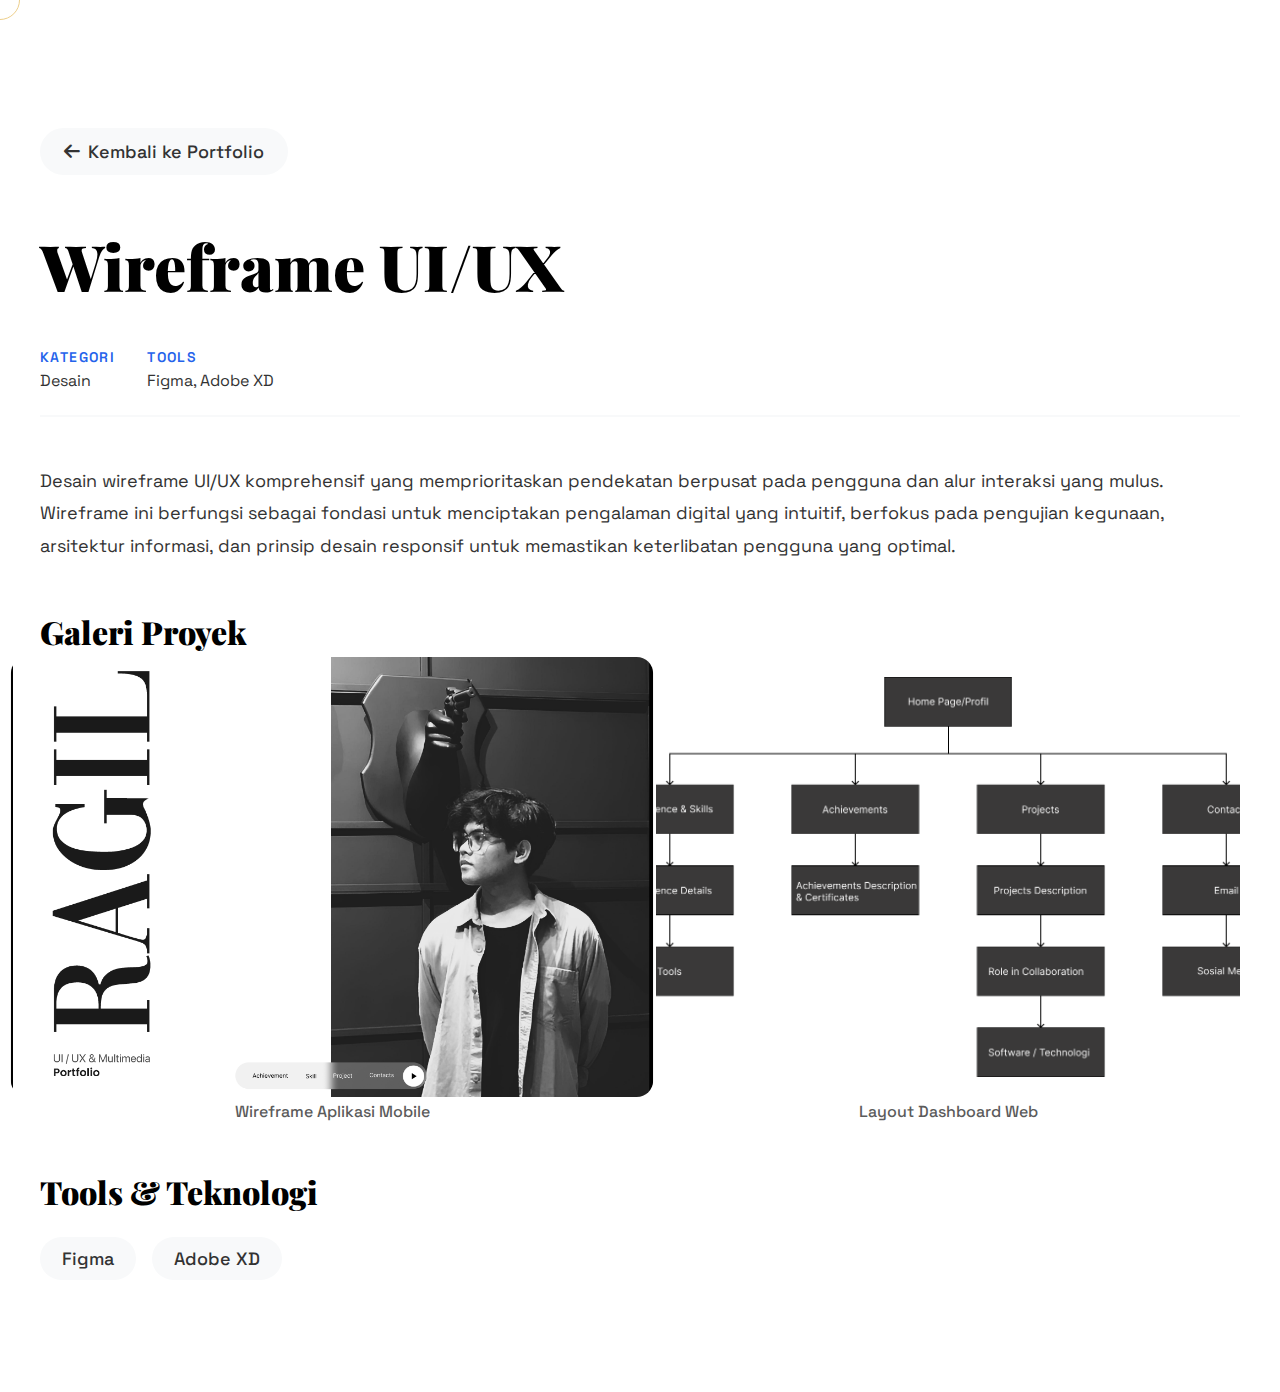
<file: portfolio/uiux-wireframe.html>
<!DOCTYPE html>
<html lang="en">
<head>
    <meta charset="UTF-8">
    <meta name="viewport" content="width=device-width, initial-scale=1.0">
    <title>UI/UX Wireframe | Ragil Arya Portfolio</title>
    
    <link href="https://fonts.googleapis.com/css2?family=Playfair+Display:wght@400;700;900&family=Space+Grotesk:wght@300;400;500;600;700&display=swap" rel="stylesheet">
    <link rel="stylesheet" href="https://cdnjs.cloudflare.com/ajax/libs/font-awesome/6.5.1/css/all.min.css">
    <link rel="stylesheet" href="https://cdn.jsdelivr.net/npm/bootstrap-icons@1.11.2/font/bootstrap-icons.css">
    <link rel="stylesheet" href="../css/style.css">
    
    <!-- Dark Mode: Load immediately to prevent flash -->
    <script>
        (function() {
            if (localStorage.getItem('theme') === 'dark') {
                document.documentElement.classList.add('dark-mode');
                document.body.classList.add('dark-mode');
            }
        })();
    </script>
    
    <style>
        .portfolio-detail {
            min-height: 100vh;
            padding: 8rem 2rem 4rem;
            background: var(--bg-color);
        }
        
        .detail-container {
            max-width: 1200px;
            margin: 0 auto;
        }
        
        .back-btn {
            display: inline-flex;
            align-items: center;
            gap: 0.5rem;
            padding: 0.75rem 1.5rem;
            background: var(--card-bg);
            color: var(--text-color);
            text-decoration: none;
            border-radius: 50px;
            font-weight: 500;
            transition: all 0.3s ease;
            margin-bottom: 3rem;
        }
        
        .back-btn:hover {
            background: var(--accent-color);
            color: white;
            transform: translateX(-5px);
        }
        
        .detail-header {
            margin-bottom: 3rem;
        }
        
        .detail-title {
            font-family: 'Playfair Display', serif;
            font-size: clamp(2.5rem, 5vw, 4rem);
            font-weight: 900;
            color: var(--primary-color);
            margin-bottom: 1rem;
        }
        
        .detail-meta {
            display: flex;
            gap: 2rem;
            flex-wrap: wrap;
            padding: 1.5rem 0;
            border-bottom: 2px solid var(--card-bg);
            margin-bottom: 2rem;
        }
        
        .meta-item {
            display: flex;
            flex-direction: column;
            gap: 0.25rem;
        }
        
        .meta-label {
            font-size: 0.875rem;
            font-weight: 600;
            text-transform: uppercase;
            letter-spacing: 0.1em;
            color: var(--accent-color);
        }
        
        .meta-value {
            font-size: 1rem;
            color: var(--text-color);
        }
        
        .detail-description {
            font-size: 1.125rem;
            line-height: 1.8;
            color: var(--text-color);
            margin-bottom: 3rem;
        }
        
        .detail-images {
            display: grid;
            grid-template-columns: repeat(auto-fit, minmax(300px, 1fr));
            gap: 2rem;
            margin-bottom: 3rem;
        }
        
        .image-wrapper {
            display: flex;
            flex-direction: column;
            gap: 0.75rem;
        }
        
        .detail-image {
            width: 100%;
            height: 400px;
            object-fit: cover;
            object-position: center;
            border-radius: 15px;
            transition: transform 0.3s ease;
            transform: scale(1.1);
        }
        
        .detail-image:hover {
            transform: scale(1.13);
        }
        
        .detail-image:nth-child(1):nth-last-child(1) ~ .detail-image {
            transform: scale(1);
        }
        
        .detail-images .image-wrapper:nth-child(2) .detail-image {
            transform: scale(1);
        }
        
        .detail-images .image-wrapper:nth-child(2) .detail-image:hover {
            transform: scale(1.05);
        }
        
        .image-caption {
            text-align: center;
            font-size: 1rem;
            font-weight: 500;
            color: var(--text-color);
            opacity: 0.8;
            margin-top: 0.75rem;
        }
        
        .section-heading {
            font-family: 'Playfair Display', serif;
            font-size: 2rem;
            font-weight: 900;
            color: var(--primary-color);
            margin: 3rem 0 1.5rem;
        }
        
        .tech-stack {
            display: flex;
            flex-wrap: wrap;
            gap: 1rem;
            margin-bottom: 3rem;
        }
        
        .tech-tag {
            padding: 0.5rem 1.25rem;
            background: var(--card-bg);
            border: 2px solid transparent;
            border-radius: 50px;
            font-weight: 500;
            color: var(--text-color);
            transition: all 0.3s ease;
        }
        
        .tech-tag:hover {
            border-color: var(--accent-color);
            transform: translateY(-2px);
        }
        
        .github-section {
            margin-top: 4rem;
            padding: 3rem;
            background: var(--card-bg);
            border-radius: 20px;
            text-align: center;
        }
        
        .github-link {
            display: inline-flex;
            align-items: center;
            gap: 1rem;
            padding: 1.25rem 3rem;
            background: var(--primary-color);
            color: var(--secondary-color);
            text-decoration: none;
            border-radius: 50px;
            font-size: 1.125rem;
            font-weight: 600;
            transition: all 0.3s ease;
        }
        
        .github-link:hover {
            transform: translateY(-3px);
            box-shadow: 0 10px 30px rgba(0, 0, 0, 0.2);
        }
        
        .dark-mode .github-link {
            background: var(--accent-color);
        }
    </style>
</head>
<body>
    <div class="cursor"></div>
    <div class="cursor-follower"></div>
    <div class="scroll-progress"></div>

    <section class="portfolio-detail">
        <div class="detail-container">
            <a href="../index.html#portfolio" class="back-btn">
                <i class="fas fa-arrow-left"></i>
                <span data-en="Back to Portfolio" data-id="Kembali ke Portfolio">Kembali ke Portfolio</span>
            </a>
            
            <div class="detail-header">
                <h1 class="detail-title" data-en="UI/UX Wireframe" data-id="Wireframe UI/UX">Wireframe UI/UX</h1>
                
                <div class="detail-meta">
                    <div class="meta-item">
                        <span class="meta-label" data-en="Category" data-id="Kategori">KATEGORI</span>
                        <span class="meta-value" data-en="Design" data-id="Desain">Desain</span>
                    </div>
                    <div class="meta-item">
                        <span class="meta-label" data-en="Tools" data-id="Tools">TOOLS</span>
                        <span class="meta-value">Figma, Adobe XD</span>
                    </div>
                </div>
            </div>
            
            <div class="detail-description" data-en="Comprehensive UI/UX wireframe designs that prioritize user-centered approach and seamless interaction flows. These wireframes serve as the foundation for creating intuitive digital experiences, focusing on usability testing, information architecture, and responsive design principles to ensure optimal user engagement." data-id="Desain wireframe UI/UX komprehensif yang memprioritaskan pendekatan berpusat pada pengguna dan alur interaksi yang mulus. Wireframe ini berfungsi sebagai fondasi untuk menciptakan pengalaman digital yang intuitif, berfokus pada pengujian kegunaan, arsitektur informasi, dan prinsip desain responsif untuk memastikan keterlibatan pengguna yang optimal.">
                Desain wireframe UI/UX komprehensif yang memprioritaskan pendekatan berpusat pada pengguna dan alur interaksi yang mulus. Wireframe ini berfungsi sebagai fondasi untuk menciptakan pengalaman digital yang intuitif, berfokus pada pengujian kegunaan, arsitektur informasi, dan prinsip desain responsif untuk memastikan keterlibatan pengguna yang optimal.
            </div>
            
            <h2 class="section-heading" data-en="Project Gallery" data-id="Galeri Proyek">Galeri Proyek</h2>
            <div class="detail-images">
                <div class="image-wrapper">
                    <img src="../images/portfolio/detail/uiux-wireframe/1.jpg" alt="Mobile App Wireframe" class="detail-image">
                    <p class="image-caption" data-en="Mobile App Wireframe" data-id="Wireframe Aplikasi Mobile">Wireframe Aplikasi Mobile</p>
                </div>
                <div class="image-wrapper">
                    <img src="../images/portfolio/detail/uiux-wireframe/2.jpg" alt="Web Dashboard Layout" class="detail-image">
                    <p class="image-caption" data-en="Web Dashboard Layout" data-id="Layout Dashboard Web">Layout Dashboard Web</p>
                </div>
            </div>
            
            <h2 class="section-heading" data-en="Tools & Technologies" data-id="Tools & Teknologi">Tools & Teknologi</h2>
            <div class="tech-stack">
                <span class="tech-tag">Figma</span>
                <span class="tech-tag">Adobe XD</span>
            </div>
        </div>
    </section>

    <script src="../js/script.js"></script>
</body>
</html>
</file>
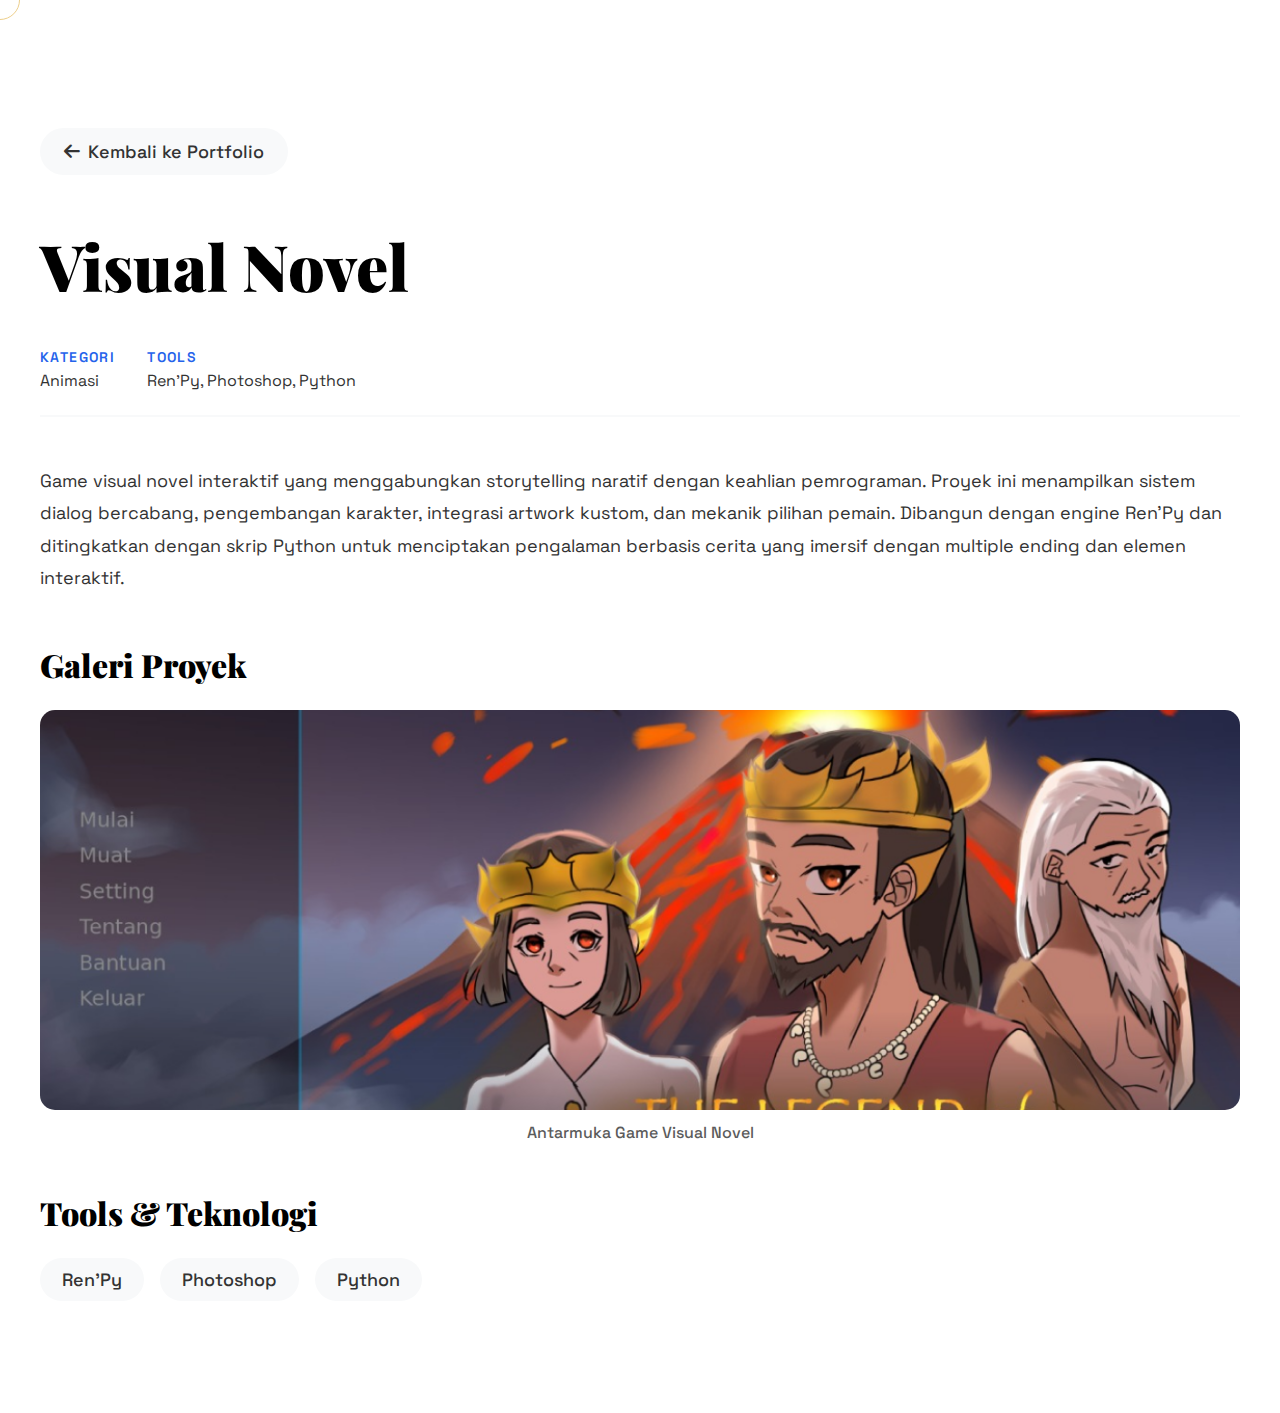
<file: portfolio/visual-novel.html>
<!DOCTYPE html>
<html lang="en">
<head>
    <meta charset="UTF-8">
    <meta name="viewport" content="width=device-width, initial-scale=1.0">
    <title>Visual Novel | Ragil Arya Portfolio</title>
    
    <link href="https://fonts.googleapis.com/css2?family=Playfair+Display:wght@400;700;900&family=Space+Grotesk:wght@300;400;500;600;700&display=swap" rel="stylesheet">
    <link rel="stylesheet" href="https://cdnjs.cloudflare.com/ajax/libs/font-awesome/6.5.1/css/all.min.css">
    <link rel="stylesheet" href="https://cdn.jsdelivr.net/npm/bootstrap-icons@1.11.2/font/bootstrap-icons.css">
    <link rel="stylesheet" href="../css/style.css">
    
    <!-- Dark Mode: Load immediately to prevent flash -->
    <script>
        (function() {
            if (localStorage.getItem('theme') === 'dark') {
                document.documentElement.classList.add('dark-mode');
                document.body.classList.add('dark-mode');
            }
        })();
    </script>
    
    <style>
        .portfolio-detail {
            min-height: 100vh;
            padding: 8rem 2rem 4rem;
            background: var(--bg-color);
        }
        
        .detail-container {
            max-width: 1200px;
            margin: 0 auto;
        }
        
        .back-btn {
            display: inline-flex;
            align-items: center;
            gap: 0.5rem;
            padding: 0.75rem 1.5rem;
            background: var(--card-bg);
            color: var(--text-color);
            text-decoration: none;
            border-radius: 50px;
            font-weight: 500;
            transition: all 0.3s ease;
            margin-bottom: 3rem;
        }
        
        .back-btn:hover {
            background: var(--accent-color);
            color: white;
            transform: translateX(-5px);
        }
        
        .detail-header {
            margin-bottom: 3rem;
        }
        
        .detail-title {
            font-family: 'Playfair Display', serif;
            font-size: clamp(2.5rem, 5vw, 4rem);
            font-weight: 900;
            color: var(--primary-color);
            margin-bottom: 1rem;
        }
        
        .detail-meta {
            display: flex;
            gap: 2rem;
            flex-wrap: wrap;
            padding: 1.5rem 0;
            border-bottom: 2px solid var(--card-bg);
            margin-bottom: 2rem;
        }
        
        .meta-item {
            display: flex;
            flex-direction: column;
            gap: 0.25rem;
        }
        
        .meta-label {
            font-size: 0.875rem;
            font-weight: 600;
            text-transform: uppercase;
            letter-spacing: 0.1em;
            color: var(--accent-color);
        }
        
        .meta-value {
            font-size: 1rem;
            color: var(--text-color);
        }
        
        .detail-description {
            font-size: 1.125rem;
            line-height: 1.8;
            color: var(--text-color);
            margin-bottom: 3rem;
        }
        
        .detail-images {
            display: grid;
            grid-template-columns: repeat(auto-fit, minmax(300px, 1fr));
            gap: 2rem;
            margin-bottom: 3rem;
        }
        
        .image-wrapper {
            display: flex;
            flex-direction: column;
            gap: 0.75rem;
        }
        
        .detail-image {
            width: 100%;
            height: 400px;
            object-fit: cover;
            border-radius: 15px;
            transition: transform 0.3s ease;
        }
        
        .detail-image:hover {
            transform: scale(1.02);
        }
        
        .image-caption {
            text-align: center;
            font-size: 1rem;
            font-weight: 500;
            color: var(--text-color);
            opacity: 0.8;
        }
        
        .section-heading {
            font-family: 'Playfair Display', serif;
            font-size: 2rem;
            font-weight: 900;
            color: var(--primary-color);
            margin: 3rem 0 1.5rem;
        }
        
        .tech-stack {
            display: flex;
            flex-wrap: wrap;
            gap: 1rem;
            margin-bottom: 3rem;
        }
        
        .tech-tag {
            padding: 0.5rem 1.25rem;
            background: var(--card-bg);
            border: 2px solid transparent;
            border-radius: 50px;
            font-weight: 500;
            color: var(--text-color);
            transition: all 0.3s ease;
        }
        
        .tech-tag:hover {
            border-color: var(--accent-color);
            transform: translateY(-2px);
        }
        
        .github-section {
            margin-top: 4rem;
            padding: 3rem;
            background: var(--card-bg);
            border-radius: 20px;
            text-align: center;
        }
        
        .github-link {
            display: inline-flex;
            align-items: center;
            gap: 1rem;
            padding: 1.25rem 3rem;
            background: var(--primary-color);
            color: var(--secondary-color);
            text-decoration: none;
            border-radius: 50px;
            font-size: 1.125rem;
            font-weight: 600;
            transition: all 0.3s ease;
        }
        
        .github-link:hover {
            transform: translateY(-3px);
            box-shadow: 0 10px 30px rgba(0, 0, 0, 0.2);
        }
        
        .dark-mode .github-link {
            background: var(--accent-color);
        }
    </style>
</head>
<body>
    <div class="cursor"></div>
    <div class="cursor-follower"></div>
    <div class="scroll-progress"></div>

    <section class="portfolio-detail">
        <div class="detail-container">
            <a href="../index.html#portfolio" class="back-btn">
                <i class="fas fa-arrow-left"></i>
                <span data-en="Back to Portfolio" data-id="Kembali ke Portfolio">Kembali ke Portfolio</span>
            </a>
            
            <div class="detail-header">
                <h1 class="detail-title" data-en="Visual Novel" data-id="Visual Novel">Visual Novel</h1>
                
                <div class="detail-meta">
                    <div class="meta-item">
                        <span class="meta-label" data-en="Category" data-id="Kategori">KATEGORI</span>
                        <span class="meta-value" data-en="Animation" data-id="Animasi">Animasi</span>
                    </div>
                    <div class="meta-item">
                        <span class="meta-label" data-en="Tools" data-id="Tools">TOOLS</span>
                        <span class="meta-value">Ren'Py, Photoshop, Python</span>
                    </div>
                </div>
            </div>
            
            <div class="detail-description" data-en="Interactive visual novel game combining narrative storytelling with programming expertise. This project features branching dialogue systems, character development, custom artwork integration, and player choice mechanics. Built with Ren'Py engine and enhanced with Python scripting to create an immersive story-driven experience with multiple endings and interactive elements." data-id="Game visual novel interaktif yang menggabungkan storytelling naratif dengan keahlian pemrograman. Proyek ini menampilkan sistem dialog bercabang, pengembangan karakter, integrasi artwork kustom, dan mekanik pilihan pemain. Dibangun dengan engine Ren'Py dan ditingkatkan dengan skrip Python untuk menciptakan pengalaman berbasis cerita yang imersif dengan multiple ending dan elemen interaktif.">
                Game visual novel interaktif yang menggabungkan storytelling naratif dengan keahlian pemrograman. Proyek ini menampilkan sistem dialog bercabang, pengembangan karakter, integrasi artwork kustom, dan mekanik pilihan pemain. Dibangun dengan engine Ren'Py dan ditingkatkan dengan skrip Python untuk menciptakan pengalaman berbasis cerita yang imersif dengan multiple ending dan elemen interaktif.
            </div>
            
            <h2 class="section-heading" data-en="Project Gallery" data-id="Galeri Proyek">Galeri Proyek</h2>
            <div class="detail-images">
                <div class="image-wrapper">
                    <img src="../images/portfolio/detail/visual-novel/1.jpg" alt="Game Interface" class="detail-image">
                    <p class="image-caption" data-en="Visual Novel Game Interface" data-id="Antarmuka Game Visual Novel">Antarmuka Game Visual Novel</p>
                </div>
            </div>
            
            <h2 class="section-heading" data-en="Tools & Technologies" data-id="Tools & Teknologi">Tools & Teknologi</h2>
            <div class="tech-stack">
                <span class="tech-tag">Ren'Py</span>
                <span class="tech-tag">Photoshop</span>
                <span class="tech-tag">Python</span>
            </div>
        </div>
    </section>

    <script src="../js/script.js"></script>
</body>
</html>
</file>
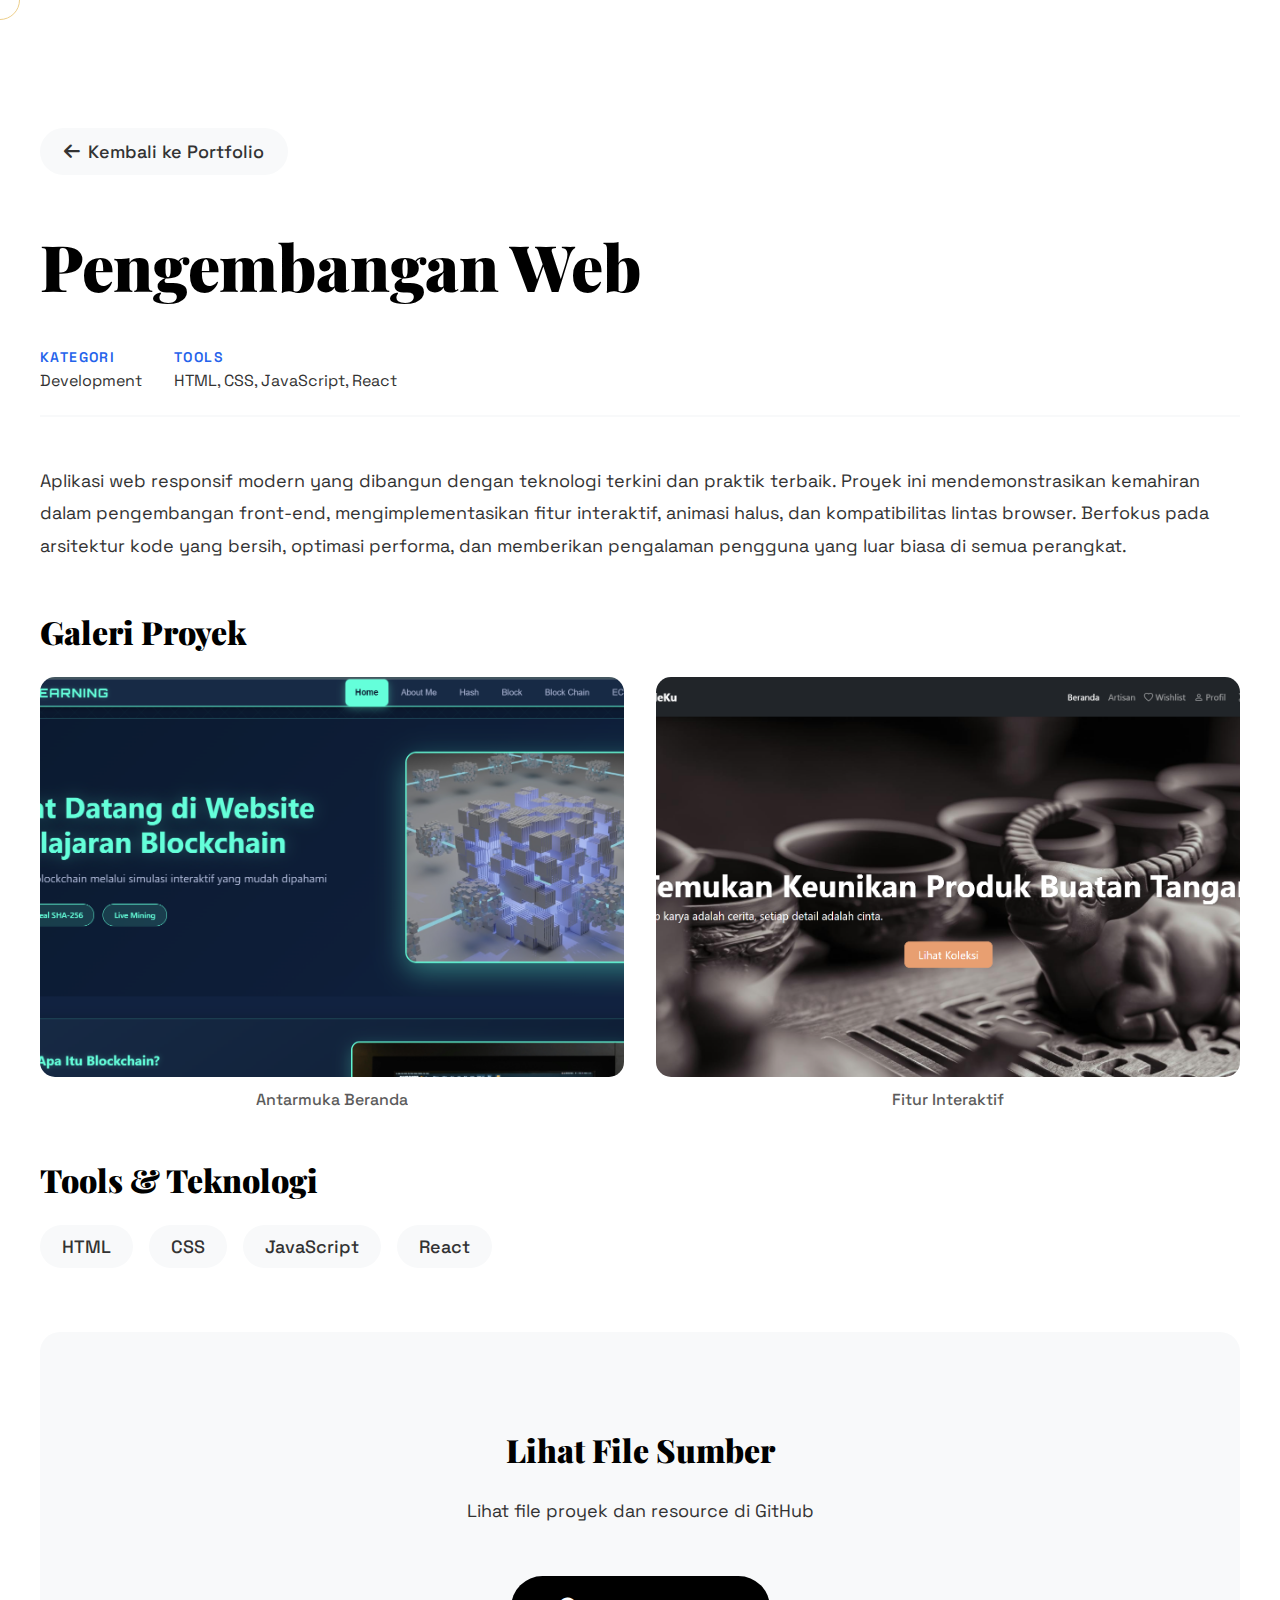
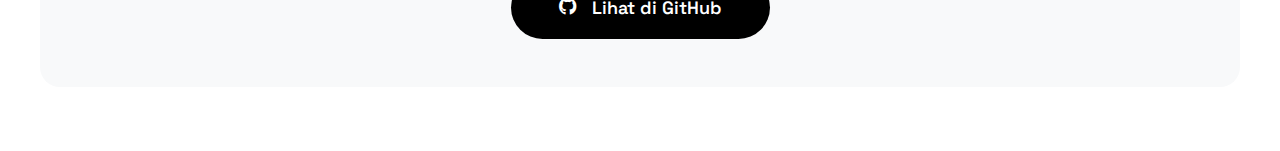
<file: portfolio/web-development.html>
<!DOCTYPE html>
<html lang="en">
<head>
    <meta charset="UTF-8">
    <meta name="viewport" content="width=device-width, initial-scale=1.0">
    <title>Web Development | Ragil Arya Portfolio</title>
    
    <link href="https://fonts.googleapis.com/css2?family=Playfair+Display:wght@400;700;900&family=Space+Grotesk:wght@300;400;500;600;700&display=swap" rel="stylesheet">
    <link rel="stylesheet" href="https://cdnjs.cloudflare.com/ajax/libs/font-awesome/6.5.1/css/all.min.css">
    <link rel="stylesheet" href="https://cdn.jsdelivr.net/npm/bootstrap-icons@1.11.2/font/bootstrap-icons.css">
    <link rel="stylesheet" href="../css/style.css">
    
    <!-- Dark Mode: Load immediately to prevent flash -->
    <script>
        (function() {
            if (localStorage.getItem('theme') === 'dark') {
                document.documentElement.classList.add('dark-mode');
                document.body.classList.add('dark-mode');
            }
        })();
    </script>
    
    <style>
        .portfolio-detail {
            min-height: 100vh;
            padding: 8rem 2rem 4rem;
            background: var(--bg-color);
        }
        
        .detail-container {
            max-width: 1200px;
            margin: 0 auto;
        }
        
        .back-btn {
            display: inline-flex;
            align-items: center;
            gap: 0.5rem;
            padding: 0.75rem 1.5rem;
            background: var(--card-bg);
            color: var(--text-color);
            text-decoration: none;
            border-radius: 50px;
            font-weight: 500;
            transition: all 0.3s ease;
            margin-bottom: 3rem;
        }
        
        .back-btn:hover {
            background: var(--accent-color);
            color: white;
            transform: translateX(-5px);
        }
        
        .detail-header {
            margin-bottom: 3rem;
        }
        
        .detail-title {
            font-family: 'Playfair Display', serif;
            font-size: clamp(2.5rem, 5vw, 4rem);
            font-weight: 900;
            color: var(--primary-color);
            margin-bottom: 1rem;
        }
        
        .detail-meta {
            display: flex;
            gap: 2rem;
            flex-wrap: wrap;
            padding: 1.5rem 0;
            border-bottom: 2px solid var(--card-bg);
            margin-bottom: 2rem;
        }
        
        .meta-item {
            display: flex;
            flex-direction: column;
            gap: 0.25rem;
        }
        
        .meta-label {
            font-size: 0.875rem;
            font-weight: 600;
            text-transform: uppercase;
            letter-spacing: 0.1em;
            color: var(--accent-color);
        }
        
        .meta-value {
            font-size: 1rem;
            color: var(--text-color);
        }
        
        .detail-description {
            font-size: 1.125rem;
            line-height: 1.8;
            color: var(--text-color);
            margin-bottom: 3rem;
        }
        
        .detail-images {
            display: grid;
            grid-template-columns: repeat(auto-fit, minmax(300px, 1fr));
            gap: 2rem;
            margin-bottom: 3rem;
        }
        
        .image-wrapper {
            display: flex;
            flex-direction: column;
            gap: 0.75rem;
        }
        
        .detail-image {
            width: 100%;
            height: 400px;
            object-fit: cover;
            border-radius: 15px;
            transition: transform 0.3s ease;
        }
        
        .detail-image:hover {
            transform: scale(1.02);
        }
        
        .image-caption {
            text-align: center;
            font-size: 1rem;
            font-weight: 500;
            color: var(--text-color);
            opacity: 0.8;
        }
        
        .section-heading {
            font-family: 'Playfair Display', serif;
            font-size: 2rem;
            font-weight: 900;
            color: var(--primary-color);
            margin: 3rem 0 1.5rem;
        }
        
        .tech-stack {
            display: flex;
            flex-wrap: wrap;
            gap: 1rem;
            margin-bottom: 3rem;
        }
        
        .tech-tag {
            padding: 0.5rem 1.25rem;
            background: var(--card-bg);
            border: 2px solid transparent;
            border-radius: 50px;
            font-weight: 500;
            color: var(--text-color);
            transition: all 0.3s ease;
        }
        
        .tech-tag:hover {
            border-color: var(--accent-color);
            transform: translateY(-2px);
        }
        
        .github-section {
            margin-top: 4rem;
            padding: 3rem;
            background: var(--card-bg);
            border-radius: 20px;
            text-align: center;
        }
        
        .github-link {
            display: inline-flex;
            align-items: center;
            gap: 1rem;
            padding: 1.25rem 3rem;
            background: var(--primary-color);
            color: var(--secondary-color);
            text-decoration: none;
            border-radius: 50px;
            font-size: 1.125rem;
            font-weight: 600;
            transition: all 0.3s ease;
        }
        
        .github-link:hover {
            transform: translateY(-3px);
            box-shadow: 0 10px 30px rgba(0, 0, 0, 0.2);
        }
        
        .dark-mode .github-link {
            background: var(--accent-color);
        }
    </style>
</head>
<body>
    <div class="cursor"></div>
    <div class="cursor-follower"></div>
    <div class="scroll-progress"></div>

    <section class="portfolio-detail">
        <div class="detail-container">
            <a href="../index.html#portfolio" class="back-btn">
                <i class="fas fa-arrow-left"></i>
                <span data-en="Back to Portfolio" data-id="Kembali ke Portfolio">Kembali ke Portfolio</span>
            </a>
            
            <div class="detail-header">
                <h1 class="detail-title" data-en="Web Development" data-id="Pengembangan Web">Pengembangan Web</h1>
                
                <div class="detail-meta">
                    <div class="meta-item">
                        <span class="meta-label" data-en="Category" data-id="Kategori">KATEGORI</span>
                        <span class="meta-value" data-en="Development" data-id="Development">Development</span>
                    </div>
                    <div class="meta-item">
                        <span class="meta-label" data-en="Tools" data-id="Tools">TOOLS</span>
                        <span class="meta-value">HTML, CSS, JavaScript, React</span>
                    </div>
                </div>
            </div>
            
            <div class="detail-description" data-en="Modern responsive web applications built with cutting-edge technologies and best practices. This project demonstrates proficiency in front-end development, implementing interactive features, smooth animations, and cross-browser compatibility. Focused on clean code architecture, performance optimization, and delivering exceptional user experiences across all devices." data-id="Aplikasi web responsif modern yang dibangun dengan teknologi terkini dan praktik terbaik. Proyek ini mendemonstrasikan kemahiran dalam pengembangan front-end, mengimplementasikan fitur interaktif, animasi halus, dan kompatibilitas lintas browser. Berfokus pada arsitektur kode yang bersih, optimasi performa, dan memberikan pengalaman pengguna yang luar biasa di semua perangkat.">
                Aplikasi web responsif modern yang dibangun dengan teknologi terkini dan praktik terbaik. Proyek ini mendemonstrasikan kemahiran dalam pengembangan front-end, mengimplementasikan fitur interaktif, animasi halus, dan kompatibilitas lintas browser. Berfokus pada arsitektur kode yang bersih, optimasi performa, dan memberikan pengalaman pengguna yang luar biasa di semua perangkat.
            </div>
            
            <h2 class="section-heading" data-en="Project Gallery" data-id="Galeri Proyek">Galeri Proyek</h2>
            <div class="detail-images">
                <div class="image-wrapper">
                    <img src="../images/portfolio/detail/web-development/1.jpg" alt="Homepage Interface" class="detail-image">
                    <p class="image-caption" data-en="Homepage Interface" data-id="Antarmuka Beranda">Antarmuka Beranda</p>
                </div>
                <div class="image-wrapper">
                    <img src="../images/portfolio/detail/web-development/2.jpg" alt="Interactive Features" class="detail-image">
                    <p class="image-caption" data-en="Interactive Features" data-id="Fitur Interaktif">Fitur Interaktif</p>
                </div>
            </div>
            
            <h2 class="section-heading" data-en="Tools & Technologies" data-id="Tools & Teknologi">Tools & Teknologi</h2>
            <div class="tech-stack">
                <span class="tech-tag">HTML</span>
                <span class="tech-tag">CSS</span>
                <span class="tech-tag">JavaScript</span>
                <span class="tech-tag">React</span>
            </div>
            
            <div class="github-section">
                <h2 class="section-heading" data-en="View Source Files" data-id="Lihat File Sumber">Lihat File Sumber</h2>
                <p class="detail-description" data-en="Check out the project files and resources on GitHub" data-id="Lihat file proyek dan resource di GitHub">Lihat file proyek dan resource di GitHub</p>
                <!-- Ganti dengan link GitHub kamu -->
                <a href="https://github.com/yourusername/graphic-design-project" target="_blank" rel="noopener noreferrer" class="github-link">
                    <i class="fab fa-github"></i>
                    <span data-en="View on GitHub" data-id="Lihat di GitHub">Lihat di GitHub</span>
                </a>
            </div>
        </div>
    </section>

    <script src="../js/script.js"></script>
</body>
</html>
</file>
<file: css/style.css>
/* ==========================================================================
   CSS Variables & Base Styles
   ========================================================================== */

:root {
    --primary-color: #000;
    --secondary-color: #fff;
    --accent-color: #2563eb;
    --text-color: #333;
    --bg-color: #fff;
    --card-bg: #f8f9fa;
    --transition: all 0.3s cubic-bezier(0.4, 0, 0.2, 1);
}

.dark-mode {
    --primary-color: #fff;
    --secondary-color: #000;
    --accent-color: #60a5fa;
    --text-color: #e0e0e0;
    --bg-color: #0a0a0a;
    --card-bg: #1a1a1a;
}

.dark-mode .hero-title {
    background: linear-gradient(135deg, #ffffff 0%, #e0e0e0 60%, rgba(255, 255, 255, 0.7) 100%);
    -webkit-background-clip: text;
    -webkit-text-fill-color: transparent;
    background-clip: text;
}

* {
    margin: 0;
    padding: 0;
    box-sizing: border-box;
}

html {
    scroll-behavior: smooth;
    scroll-padding-top: 2rem;
}

@media (prefers-reduced-motion: no-preference) {
    html {
        scroll-behavior: auto;
    }
    
    * {
        scroll-behavior: smooth;
        scroll-margin-top: 2rem;
    }
}

body {
    font-family: 'Space Grotesk', sans-serif;
    background: var(--bg-color);
    color: var(--text-color);
    overflow-x: hidden;
    transition: background-color 0.3s ease, color 0.3s ease;
    font-size: 18px;
    -webkit-font-smoothing: antialiased;
    -moz-osx-font-smoothing: grayscale;
}

body * {
    transition: background-color 0.2s ease, color 0.2s ease, border-color 0.2s ease;
}

/* ==========================================================================
   Theme-based Image Visibility
   ========================================================================== */

/* Hide dark mode images by default (light mode) */
.dark-mode-img {
    display: none !important;
}

/* Show light mode images by default */
.light-mode-img {
    display: block;
}

/* When dark mode is active */
.dark-mode .dark-mode-img {
    display: block !important;
}

.dark-mode .light-mode-img {
    display: none !important;
}

/* ==========================================================================
   Custom Cursor
   ========================================================================== */

.cursor {
    position: fixed;
    width: 20px;
    height: 20px;
    border: 2px solid var(--primary-color);
    border-radius: 50%;
    pointer-events: none;
    z-index: 9999;
    mix-blend-mode: difference;
    margin-left: -10px;
    margin-top: -10px;
    will-change: transform;
}

.cursor-follower {
    position: fixed;
    width: 40px;
    height: 40px;
    border: 1px solid var(--accent-color);
    border-radius: 50%;
    pointer-events: none;
    z-index: 9998;
    opacity: 0.5;
    mix-blend-mode: difference;
    margin-left: -20px;
    margin-top: -20px;
    will-change: transform;
}

/* ==========================================================================
   Scroll Progress Bar
   ========================================================================== */

.scroll-progress {
    position: fixed;
    top: 0;
    left: 0;
    height: 4px;
    background: linear-gradient(90deg, var(--accent-color), #4ecdc4);
    z-index: 1000;
    transition: width 0.2s ease;
}

/* ==========================================================================
   Theme Toggle
   ========================================================================== */

.theme-toggle {
    position: fixed;
    top: 2rem;
    right: 2rem;
    width: 60px;
    height: 60px;
    background: var(--card-bg);
    border: 2px solid var(--primary-color);
    border-radius: 50%;
    display: flex;
    align-items: center;
    justify-content: center;
    cursor: pointer;
    z-index: 999;
    transition: var(--transition);
    box-shadow: 0 4px 20px rgba(0,0,0,0.1);
}

.theme-toggle:hover {
    transform: rotate(180deg) scale(1.1);
}

.theme-toggle i {
    font-size: 1.5rem;
    color: var(--primary-color);
}

/* ==========================================================================
   Language Toggle
   ========================================================================== */

.lang-toggle {
    position: fixed;
    bottom: 3rem;
    left: 3rem;
    display: flex;
    gap: 0.5rem;
    z-index: 999;
    background: rgba(255, 255, 255, 0.1);
    backdrop-filter: blur(20px);
    padding: 0.8rem 1.5rem;
    border-radius: 50px;
    border: 1px solid rgba(255, 255, 255, 0.2);
    box-shadow: 0 8px 32px rgba(0, 0, 0, 0.1);
}

.lang-btn {
    background: none;
    border: 1px solid rgba(0, 0, 0, 0.2);
    color: var(--primary-color);
    padding: 0.5rem 1.2rem;
    font-size: 0.75rem;
    font-weight: 600;
    letter-spacing: 0.1em;
    cursor: pointer;
    border-radius: 25px;
    transition: var(--transition);
    font-family: 'Space Grotesk', sans-serif;
    text-transform: uppercase;
}

.lang-btn:hover {
    transform: translateY(-2px);
    box-shadow: 0 4px 12px rgba(0, 0, 0, 0.15);
}

.lang-btn.active {
    background: var(--primary-color);
    color: var(--secondary-color);
    border-color: var(--primary-color);
}

/* ==========================================================================
   Hero Section
   ========================================================================== */

.hero {
    position: relative;
    min-height: 100vh;
    display: flex;
    align-items: center;
    justify-content: center;
    overflow: hidden;
}

#particles-js {
    position: absolute;
    width: 100%;
    height: 100%;
    top: 0;
    left: 0;
    z-index: 1;
    pointer-events: all;
}

.hero-container {
    position: relative;
    z-index: 2;
    display: grid;
    grid-template-columns: 1fr 1fr;
    gap: 4rem;
    align-items: center;
    max-width: 1400px;
    width: 100%;
    padding: 2rem 4rem;
    pointer-events: none;
}

.hero-content {
    text-align: left;
    pointer-events: none;
}

.hero-content * {
    pointer-events: auto;
}

/* Hero Image Section */
.hero-image {
    position: relative;
    pointer-events: none;
}

.hero-image-wrapper {
    position: relative;
    width: 100%;
    max-width: 500px;
    margin: 0 auto;
    transition: transform 0.3s ease;
    will-change: transform;
    transform: translateZ(0);
}

.hero-image-wrapper:hover {
    transform: translateY(-8px) translateZ(0);
}

/* Photo Frame with Custom Silhouette Outline */
.hero-photo-frame {
    position: relative;
    width: 100%;
    border-radius: 20px;
    pointer-events: auto;
    transition: transform 0.3s ease;
}

.hero-photo-frame:hover {
    /* No outline */
}

/* Outline layers - mengikuti bentuk orang di foto */
.hero-photo-outline {
    position: absolute;
    top: 0;
    left: 0;
    width: 100%;
    height: auto;
    display: block;
    border-radius: 20px;
    pointer-events: none;
    z-index: 1;
    opacity: 0;
    /* Disable outline for performance */
}

.outline-1 {
    opacity: 0;
}

.outline-2 {
    opacity: 0;
}

.dark-mode .outline-1 {
    opacity: 0;
}

.dark-mode .outline-2 {
    opacity: 0;
}

/* Remove heavy animations */
@keyframes pulseOutline1 {
    0%, 100% {
        opacity: 0;
    }
}

@keyframes pulseOutline2 {
    0%, 100% {
        opacity: 0;
    }
}

.hero-photo {
    position: relative;
    width: 100%;
    height: auto;
    display: block;
    border-radius: 20px;
    transition: transform 0.3s ease;
    z-index: 2;
    will-change: transform;
    transform: translateZ(0);
    /* Remove heavy shadow */
}

.dark-mode .hero-photo {
    /* No shadow for better performance */
}

.hero-photo-frame:hover .hero-photo {
    transform: scale(1.02) translateZ(0);
}

.hero-photo-frame:hover {
    /* Simple hover without shadow */
}

.dark-mode .hero-photo-frame:hover {
    /* No shadow for better performance */
}

/* Gradient overlay at bottom for smooth transition */
.photo-gradient-overlay {
    position: absolute;
    bottom: 0;
    left: 0;
    width: 100%;
    height: 40%;
    background: linear-gradient(
        to top,
        rgba(255, 255, 255, 0.3) 0%,
        rgba(255, 255, 255, 0.1) 50%,
        transparent 100%
    );
    pointer-events: none;
    opacity: 0.7;
}

.dark-mode .photo-gradient-overlay {
    background: linear-gradient(
        to top,
        rgba(10, 10, 10, 0.4) 0%,
        rgba(10, 10, 10, 0.15) 50%,
        transparent 100%
    );
}

.hero-label {
    font-family: 'Space Grotesk', sans-serif;
    font-size: clamp(0.75rem, 1.5vw, 0.95rem);
    font-weight: 600;
    text-transform: uppercase;
    letter-spacing: 0.3em;
    color: var(--accent-color);
    margin-bottom: 1rem;
    opacity: 0;
    animation: fadeInUp 1s ease 0.1s forwards;
}

.hero-specialty {
    font-family: 'Space Grotesk', sans-serif;
    font-size: clamp(0.85rem, 1.8vw, 1.1rem);
    font-weight: 400;
    text-transform: uppercase;
    letter-spacing: 0.15em;
    color: var(--text-color);
    margin-bottom: 0.5rem;
    opacity: 0;
    animation: fadeInUp 1s ease 0.2s forwards;
    position: relative;
    padding-bottom: 1rem;
}

.hero-specialty::after {
    content: '';
    position: absolute;
    bottom: 0;
    left: 0;
    width: 60px;
    height: 2px;
    background: var(--accent-color);
}

.hero-title {
    font-family: 'Playfair Display', serif;
    font-size: clamp(3.5rem, 12vw, 9rem);
    font-weight: 900;
    line-height: 1.1;
    margin-bottom: 1rem;
    background: linear-gradient(135deg, var(--primary-color) 0%, var(--primary-color) 60%, rgba(0, 0, 0, 0.7) 100%);
    -webkit-background-clip: text;
    -webkit-text-fill-color: transparent;
    background-clip: text;
    animation: fadeInUp 1s ease 0.3s forwards;
    opacity: 0;
    filter: drop-shadow(0 6px 20px rgba(0, 0, 0, 0.15));
    letter-spacing: -0.02em;
    will-change: transform;
    transform: translateZ(0);
}

.dark-mode .hero-title {
    background: linear-gradient(135deg, #ffffff 0%, #e0e0e0 60%, rgba(255, 255, 255, 0.7) 100%);
    -webkit-background-clip: text;
    -webkit-text-fill-color: transparent;
    background-clip: text;
    filter: drop-shadow(0 6px 24px rgba(96, 165, 250, 0.4));
}

.hero-subtitle {
    font-size: clamp(1.15rem, 2.5vw, 1.4rem);
    font-weight: 300;
    margin-bottom: 2rem;
    opacity: 0;
    animation: fadeInUp 1s ease 0.4s forwards;
    letter-spacing: 0.05em;
    line-height: 1.6;
    color: var(--text-color);
}

.hero-cta {
    display: inline-flex;
    gap: 1rem;
    opacity: 0;
    animation: fadeInUp 1s ease 0.6s forwards;
}

/* ==========================================================================
   Buttons
   ========================================================================== */

.btn {
    padding: 1.2rem 3rem;
    font-size: 1.15rem;
    font-weight: 600;
    text-decoration: none;
    border-radius: 50px;
    transition: var(--transition);
    cursor: pointer;
    border: 2px solid var(--primary-color);
    font-family: 'Space Grotesk', sans-serif;
    letter-spacing: 0.05em;
    text-transform: uppercase;
    position: relative;
    overflow: hidden;
}

.btn-primary {
    background: var(--primary-color);
    color: var(--secondary-color);
}

.btn-primary:hover {
    transform: translateY(-3px);
    box-shadow: 0 10px 30px rgba(0,0,0,0.2);
}

.btn-outline {
    background: transparent;
    color: var(--primary-color);
}

.btn-outline:hover {
    background: var(--primary-color);
    color: var(--secondary-color);
}

/* ==========================================================================
   Scroll Down Indicator
   ========================================================================== */

.scroll-indicator {
    position: absolute;
    bottom: 3rem;
    left: 50%;
    transform: translateX(-50%);
    z-index: 2;
    animation: bounce 2s infinite;
}

.scroll-indicator i {
    font-size: 2rem;
    color: var(--primary-color);
}

@keyframes bounce {
    0%, 20%, 50%, 80%, 100% { transform: translateX(-50%) translateY(0); }
    40% { transform: translateX(-50%) translateY(-10px); }
    60% { transform: translateX(-50%) translateY(-5px); }
}

/* ==========================================================================
   Navigation
   ========================================================================== */

nav {
    position: fixed;
    top: 50%;
    right: 3rem;
    transform: translateY(-50%);
    z-index: 999;
}

nav ul {
    list-style: none;
}

nav li {
    margin: 1.5rem 0;
    position: relative;
}

nav a {
    width: 12px;
    height: 12px;
    display: block;
    background: transparent;
    border: 2px solid var(--primary-color);
    border-radius: 50%;
    transition: var(--transition);
    position: relative;
}

nav a::before {
    content: attr(data-text);
    position: absolute;
    right: 2rem;
    top: 50%;
    transform: translateY(-50%);
    background: var(--card-bg);
    padding: 0.5rem 1rem;
    border-radius: 5px;
    font-size: 0.85rem;
    white-space: nowrap;
    opacity: 0;
    pointer-events: none;
    transition: var(--transition);
    border: 1px solid var(--primary-color);
}

nav a:hover::before {
    opacity: 1;
    right: 2.5rem;
}

nav a.active,
nav a:hover {
    background: var(--primary-color);
    transform: scale(1.5);
}

/* ==========================================================================
   About Section
   ========================================================================== */

.about {
    min-height: 100vh;
    padding: 6rem 3rem;
    display: grid;
    grid-template-columns: 1fr 1fr;
    gap: 4rem;
    align-items: center;
    max-width: 1400px;
    margin: 0 auto;
}

.about-image {
    position: relative;
    overflow: hidden;
    border-radius: 20px;
}

.about-image img {
    width: 100%;
    height: 600px;
    object-fit: cover;
    object-position: center 20%;
    border-radius: 20px;
    filter: grayscale(100%);
    transition: var(--transition);
    transform: scale(1.2);
}

.about-image:hover img {
    filter: grayscale(0%);
    transform: scale(1.25);
}

.about-image::before {
    content: '';
    position: absolute;
    top: -50%;
    left: -50%;
    width: 200%;
    height: 200%;
    background: linear-gradient(45deg, transparent, rgba(255, 255, 255, 0.1), transparent);
    transform: rotate(45deg);
    transition: var(--transition);
}

.about-image:hover::before {
    animation: shine 1.5s;
}

@keyframes shine {
    0% { top: -50%; left: -50%; }
    100% { top: 150%; left: 150%; }
}

.about-content h2 {
    font-family: 'Playfair Display', serif;
    font-size: clamp(2.5rem, 5vw, 4rem);
    margin-bottom: 2rem;
    font-weight: 900;
}

.about-content p {
    font-size: 1.1rem;
    line-height: 1.8;
    margin-bottom: 1.5rem;
    opacity: 0.9;
}

/* Statistics */
.about-stats {
    display: grid;
    grid-template-columns: repeat(3, 1fr);
    gap: 2rem;
    margin-top: 3rem;
}

.stat-item {
    text-align: center;
    padding: 2rem;
    background: var(--card-bg);
    border-radius: 15px;
    transition: var(--transition);
}

.stat-item:hover {
    transform: translateY(-10px);
    box-shadow: 0 10px 30px rgba(0,0,0,0.1);
}

.stat-number {
    font-size: 3rem;
    font-weight: 700;
    color: var(--accent-color);
    font-family: 'Playfair Display', serif;
}

.stat-label {
    font-size: 0.9rem;
    text-transform: uppercase;
    letter-spacing: 0.1em;
    margin-top: 0.5rem;
}

/* ==========================================================================
   Portfolio Gallery
   ========================================================================== */

.portfolio {
    padding: 6rem 3rem;
    background: var(--card-bg);
}

.section-title {
    text-align: center;
    font-family: 'Playfair Display', serif;
    font-size: clamp(2.8rem, 6vw, 4.5rem);
    margin-bottom: 1rem;
    font-weight: 900;
}

.section-subtitle {
    text-align: center;
    font-size: 1.35rem;
    margin-bottom: 4rem;
    opacity: 0.7;
}

.filter-buttons {
    display: flex;
    justify-content: center;
    gap: 1rem;
    margin-bottom: 3rem;
    flex-wrap: wrap;
}

.filter-btn {
    padding: 0.8rem 2rem;
    background: transparent;
    border: 2px solid var(--primary-color);
    color: var(--primary-color);
    border-radius: 50px;
    cursor: pointer;
    transition: var(--transition);
    font-family: 'Space Grotesk', sans-serif;
    font-weight: 600;
    text-transform: uppercase;
    letter-spacing: 0.05em;
}

.filter-btn:hover,
.filter-btn.active {
    background: var(--primary-color);
    color: var(--secondary-color);
}

.portfolio-grid {
    display: grid;
    grid-template-columns: repeat(auto-fill, minmax(380px, 1fr));
    gap: 2.5rem;
    max-width: 1400px;
    margin: 0 auto;
}

.portfolio-item {
    position: relative;
    overflow: hidden;
    border-radius: 20px;
    cursor: pointer;
    aspect-ratio: 4/3;
    width: 100%;
    transition: transform 0.4s cubic-bezier(0.4, 0, 0.2, 1), box-shadow 0.4s ease;
    box-shadow: 0 8px 24px rgba(0, 0, 0, 0.1);
    border: 2px solid transparent;
}

.portfolio-item:hover {
    transform: translateY(-12px);
    box-shadow: 0 24px 48px rgba(0, 0, 0, 0.25);
    border-color: var(--accent-color);
}

.portfolio-item img,
.portfolio-item video {
    width: 100%;
    height: 100%;
    object-fit: cover;
    object-position: center;
    transition: var(--transition);
    display: block;
}

/* Zoom in untuk UI/UX Wireframe */
.portfolio-item[data-category="design"] a[href="portfolio/uiux-wireframe.html"] img {
    transform: scale(1.1);
}

/* Geser kiri untuk Graphic Design */
.portfolio-item[data-category="design"] a[href="portfolio/graphic-design.html"] img {
    object-position: left center;
}

/* Geser kiri untuk Web Development */
.portfolio-item[data-category="development"] a[href="portfolio/web-development.html"] img {
    object-position: left center;
}

/* Geser kanan untuk Visual Novel */
.portfolio-item[data-category="animation"] a[href="portfolio/visual-novel.html"] img {
    object-position: right center;
}

/* Geser atas untuk Mobile App Development */
.portfolio-item[data-category="development"] a[href="portfolio/mobile-app-dev.html"] img {
    object-position: center top;
}

/* Geser kiri untuk ML Face Recognition */
.portfolio-item[data-category="development"] a[href="portfolio/ml-face-recognition.html"] img {
    object-position: left center;
}

/* Geser bawah untuk Animation 2D */
.portfolio-item[data-category="animation"] a[href="portfolio/animation-2d.html"] img {
    object-position: center bottom;
}

/* Zoom in untuk Animation 3D */
.portfolio-item[data-category="animation"] a[href="portfolio/animation-3d.html"] img {
    transform: scale(1.15);
}

.portfolio-item:hover img,
.portfolio-item:hover video {
    transform: scale(1.08);
}

.portfolio-item[data-category="animation"] a[href="portfolio/animation-3d.html"]:hover img {
    transform: scale(1.23);
}

.portfolio-item[data-category="design"] a[href="portfolio/uiux-wireframe.html"]:hover img {
    transform: scale(1.18);
}

.portfolio-overlay {
    position: absolute;
    top: 0;
    left: 0;
    width: 100%;
    height: 100%;
    background: linear-gradient(to top, rgba(0,0,0,0.9), transparent);
    display: flex;
    flex-direction: column;
    justify-content: flex-end;
    padding: 2rem;
    opacity: 0;
    pointer-events: none;
    transition: var(--transition);
}

.portfolio-item:hover .portfolio-overlay {
    opacity: 0;
}

/* Portfolio Badge - Always Visible */
.portfolio-badge {
    position: absolute;
    top: 1.5rem;
    left: 1.5rem;
    padding: 0.5rem 1.2rem;
    background: rgba(37, 99, 235, 0.95);
    color: #fff;
    font-size: 0.85rem;
    font-weight: 600;
    text-transform: uppercase;
    letter-spacing: 0.08em;
    border-radius: 8px;
    z-index: 3;
    backdrop-filter: blur(10px);
    box-shadow: 0 4px 15px rgba(0,0,0,0.2);
    transition: var(--transition);
}

.dark-mode .portfolio-badge {
    background: rgba(96, 165, 250, 0.95);
    color: #0a0a0a;
}

.portfolio-item:hover .portfolio-badge {
    transform: translateY(-3px);
    box-shadow: 0 6px 20px rgba(37, 99, 235, 0.4);
}

/* Portfolio Info - Always Visible */
.portfolio-info {
    position: absolute;
    bottom: 0;
    left: 0;
    right: 0;
    padding: 1.5rem;
    background: linear-gradient(to top, rgba(0,0,0,0.85), transparent);
    z-index: 2;
    transition: var(--transition);
}

.portfolio-info .portfolio-title {
    font-size: 1.35rem;
    font-weight: 700;
    color: #fff;
    margin: 0;
    text-shadow: 0 2px 8px rgba(0,0,0,0.5);
}

.portfolio-item:hover .portfolio-info {
    background: linear-gradient(to top, rgba(0,0,0,0.95), transparent);
}

/* Portfolio Overlay Titles */
.portfolio-overlay .portfolio-title {
    font-size: 1.75rem;
    font-weight: 700;
    color: #fff;
    margin-bottom: 0.5rem;
}

.portfolio-category {
    font-size: 1rem;
    color: rgba(255,255,255,0.7);
    text-transform: uppercase;
    letter-spacing: 0.1em;
}

.portfolio-icon {
    position: absolute;
    top: 50%;
    left: 50%;
    transform: translate(-50%, -50%);
    font-size: 3rem;
    color: #fff;
    opacity: 0;
    transition: var(--transition);
}

.portfolio-item:hover .portfolio-icon {
    opacity: 1;
}

.portfolio-item a {
    display: block;
    width: 100%;
    height: 100%;
    text-decoration: none;
    color: inherit;
}

.portfolio-item-link {
    position: absolute;
    bottom: 2rem;
    right: 2rem;
    width: 50px;
    height: 50px;
    background: var(--accent-color);
    border-radius: 50%;
    display: flex;
    align-items: center;
    justify-content: center;
    opacity: 0;
    transform: scale(0.8);
    transition: all 0.3s cubic-bezier(0.4, 0, 0.2, 1);
    z-index: 10;
}

.portfolio-item:hover .portfolio-item-link {
    opacity: 1;
    transform: scale(1);
}

.portfolio-item-link i {
    color: #fff;
    font-size: 1.2rem;
}

/* ==========================================================================
   Lightbox Modal
   ========================================================================== */

.lightbox {
    display: none;
    position: fixed;
    top: 0;
    left: 0;
    width: 100%;
    height: 100%;
    background: rgba(0,0,0,0.95);
    z-index: 10000;
    align-items: center;
    justify-content: center;
    opacity: 0;
    transition: opacity 0.3s ease;
}

.lightbox.active {
    display: flex;
    opacity: 1;
}

.lightbox-content {
    position: relative;
    max-width: 90%;
    max-height: 90%;
    animation: zoomIn 0.3s ease;
}

.lightbox-content img,
.lightbox-content video {
    max-width: 100%;
    max-height: 90vh;
    border-radius: 10px;
}

.lightbox-close {
    position: absolute;
    top: 2rem;
    right: 2rem;
    font-size: 3rem;
    color: #fff;
    cursor: pointer;
    z-index: 10001;
    transition: var(--transition);
}

.lightbox-close:hover {
    transform: rotate(90deg);
}

.lightbox-nav {
    position: absolute;
    top: 50%;
    transform: translateY(-50%);
    font-size: 3rem;
    color: #fff;
    cursor: pointer;
    padding: 1rem;
    transition: var(--transition);
    z-index: 10001;
}

.lightbox-nav:hover {
    transform: translateY(-50%) scale(1.2);
}

.lightbox-prev {
    left: 2rem;
}

.lightbox-next {
    right: 2rem;
}

/* ==========================================================================
   Skills Section
   ========================================================================== */

.skills {
    padding: 6rem 3rem;
    max-width: 1400px;
    margin: 0 auto;
}

.skills-category {
    margin-top: 4rem;
}

.skills-category:first-child {
    margin-top: 3rem;
}

.skills-category-title {
    font-family: 'Playfair Display', serif;
    font-size: clamp(1.8rem, 4vw, 2.5rem);
    font-weight: 700;
    margin-bottom: 2.5rem;
    color: var(--accent-color);
    text-align: center;
}

/* Technical Skills Grid */
.tech-skills-grid {
    display: grid;
    grid-template-columns: repeat(auto-fit, minmax(140px, 1fr));
    gap: 2rem;
}

.tech-skill-item {
    background: var(--card-bg);
    padding: 2rem 1.5rem;
    border-radius: 20px;
    display: flex;
    flex-direction: column;
    align-items: center;
    gap: 1rem;
    transition: all 0.3s cubic-bezier(0.4, 0, 0.2, 1);
    border: 2px solid transparent;
}

.tech-skill-item:hover {
    transform: translateY(-10px) scale(1.05);
    border-color: var(--accent-color);
    box-shadow: 0 15px 40px rgba(0,0,0,0.15);
}

.tech-skill-icon {
    font-size: 3.5rem;
    color: var(--accent-color);
    transition: all 0.3s ease;
}

.tech-skill-item:hover .tech-skill-icon {
    transform: scale(1.1) rotateY(360deg);
}

.tech-skill-name {
    font-size: 1rem;
    font-weight: 600;
    text-align: center;
    color: var(--text-color);
}

/* Soft Skills Grid */
.soft-skills-grid {
    display: grid;
    grid-template-columns: repeat(auto-fit, minmax(250px, 1fr));
    gap: 2rem;
}

.soft-skill-item {
    background: var(--card-bg);
    padding: 2.5rem 2rem;
    border-radius: 20px;
    display: flex;
    align-items: center;
    gap: 1.5rem;
    transition: all 0.3s cubic-bezier(0.4, 0, 0.2, 1);
    border-left: 4px solid var(--accent-color);
}

.soft-skill-item:hover {
    transform: translateX(10px);
    box-shadow: 0 10px 30px rgba(0,0,0,0.12);
    border-left-width: 6px;
}

.soft-skill-item i {
    font-size: 2.5rem;
    color: var(--accent-color);
    transition: all 0.3s ease;
}

.soft-skill-item:hover i {
    transform: scale(1.15) rotate(5deg);
}

.soft-skill-item span {
    font-size: 1.2rem;
    font-weight: 600;
    color: var(--text-color);
}

/* ==========================================================================
   Contact Section
   ========================================================================== */

.contact {
    padding: 6rem 3rem;
    background: var(--card-bg);
}

.contact-container {
    max-width: 1200px;
    margin: 0 auto;
    display: grid;
    grid-template-columns: 1fr 1fr;
    gap: 4rem;
    align-items: stretch;
}

.contact-info {
    display: flex;
    flex-direction: column;
    gap: 2rem;
}

.contact-card {
    background: var(--bg-color);
    padding: 2rem;
    border-radius: 15px;
    transition: var(--transition);
    display: flex;
    align-items: center;
    gap: 1.5rem;
}

.contact-card:hover {
    transform: translateX(10px);
    box-shadow: 0 10px 30px rgba(0,0,0,0.1);
}

.contact-icon {
    width: 60px;
    height: 60px;
    background: var(--accent-color);
    border-radius: 50%;
    display: flex;
    align-items: center;
    justify-content: center;
    font-size: 1.5rem;
    color: #fff;
}

.contact-details h3 {
    font-size: 1.2rem;
    margin-bottom: 0.5rem;
}

.contact-details p {
    opacity: 0.7;
}

.contact-map {
    border-radius: 15px;
    overflow: hidden;
    box-shadow: 0 8px 24px rgba(0,0,0,0.1);
    transition: var(--transition);
    min-height: 400px;
    height: 100%;
}

.contact-map:hover {
    box-shadow: 0 12px 32px rgba(0,0,0,0.15);
    transform: translateY(-5px);
}

.contact-map iframe {
    display: block;
}

/* Contact Form */
.contact-form {
    display: flex;
    flex-direction: column;
    gap: 1.5rem;
}

.form-group {
    position: relative;
}

.form-control {
    width: 100%;
    padding: 1.2rem;
    background: var(--bg-color);
    border: 2px solid transparent;
    border-radius: 10px;
    font-family: 'Space Grotesk', sans-serif;
    font-size: 1rem;
    color: var(--text-color);
    transition: var(--transition);
}

.form-control:focus {
    outline: none;
    border-color: var(--accent-color);
}

.form-control:focus + label,
.form-control:not(:placeholder-shown) + label {
    top: -10px;
    left: 15px;
    font-size: 0.85rem;
    background: var(--card-bg);
    padding: 0 0.5rem;
    color: var(--accent-color);
}

label {
    position: absolute;
    left: 1.2rem;
    top: 1.2rem;
    color: var(--text-color);
    opacity: 0.6;
    pointer-events: none;
    transition: var(--transition);
}

textarea.form-control {
    min-height: 150px;
    resize: vertical;
}

.submit-btn {
    padding: 1.2rem 3rem;
    background: var(--primary-color);
    color: var(--secondary-color);
    border: none;
    border-radius: 50px;
    font-size: 1rem;
    font-weight: 600;
    cursor: pointer;
    transition: var(--transition);
    font-family: 'Space Grotesk', sans-serif;
    text-transform: uppercase;
    letter-spacing: 0.1em;
}

.submit-btn:hover {
    transform: translateY(-3px);
    box-shadow: 0 10px 30px rgba(0,0,0,0.2);
}

/* ==========================================================================
   Footer
   ========================================================================== */

/* ==========================================================================
   Footer
   ========================================================================== */

footer {
    background: var(--card-bg);
    padding: 4rem 3rem 2rem;
    border-top: 1px solid rgba(0,0,0,0.1);
}

.footer-content {
    max-width: 1200px;
    margin: 0 auto;
    display: grid;
    grid-template-columns: 1fr 2fr;
    gap: 4rem;
    margin-bottom: 3rem;
}

.footer-brand h3 {
    font-family: 'Playfair Display', serif;
    font-size: 1.8rem;
    font-weight: 900;
    margin-bottom: 0.5rem;
    color: var(--primary-color);
}

.footer-brand p {
    color: var(--text-color);
    opacity: 0.7;
    font-size: 1rem;
}

.footer-links {
    display: grid;
    grid-template-columns: repeat(3, 1fr);
    gap: 2rem;
}

.footer-section h4 {
    font-size: 1.2rem;
    font-weight: 700;
    margin-bottom: 1.5rem;
    color: var(--accent-color);
}

.footer-section ul {
    list-style: none;
}

.footer-section ul li {
    margin-bottom: 0.8rem;
}

.footer-section ul li a,
.footer-section ul li {
    color: var(--text-color);
    text-decoration: none;
    opacity: 0.7;
    transition: all 0.3s ease;
    font-size: 0.95rem;
    display: flex;
    align-items: center;
    gap: 0.5rem;
}

.footer-section ul li a:hover {
    opacity: 1;
    color: var(--accent-color);
    transform: translateX(5px);
}

.footer-section ul li a i {
    font-size: 0.9rem;
    width: 20px;
}

.footer-social {
    display: flex;
    gap: 1rem;
    flex-wrap: wrap;
}

.footer-social a {
    width: 45px;
    height: 45px;
    background: var(--bg-color);
    border-radius: 50%;
    display: flex;
    align-items: center;
    justify-content: center;
    color: var(--primary-color);
    font-size: 1.3rem;
    transition: all 0.3s cubic-bezier(0.4, 0, 0.2, 1);
    border: 2px solid transparent;
}

.footer-social a:hover {
    background: var(--accent-color);
    color: #fff;
    transform: translateY(-5px) scale(1.1);
    border-color: var(--accent-color);
    box-shadow: 0 8px 20px rgba(37, 99, 235, 0.3);
}

.footer-bottom {
    max-width: 1200px;
    margin: 0 auto;
    padding-top: 2rem;
    border-top: 1px solid rgba(0,0,0,0.1);
    text-align: center;
}

.footer-bottom p {
    color: var(--text-color);
    opacity: 0.6;
    font-size: 0.9rem;
    margin: 0.5rem 0;
}

/* ==========================================================================
   Animations
   ========================================================================== */

@keyframes fadeInUp {
    from {
        opacity: 0;
        transform: translateY(30px);
    }
    to {
        opacity: 1;
        transform: translateY(0);
    }
}

@keyframes zoomIn {
    from {
        transform: scale(0.8);
        opacity: 0;
    }
    to {
        transform: scale(1);
        opacity: 1;
    }
}

/* ==========================================================================
   Responsive Design
   ========================================================================== */

/* Tablet & Medium Devices */
@media (max-width: 968px) {
    body {
        font-size: 16px;
    }

    /* Hide cursor and nav on mobile */
    .cursor, .cursor-follower, nav {
        display: none !important;
    }

    /* Hero Section */
    .hero {
        min-height: 100vh;
        padding: 2rem 1.5rem;
    }

    .hero-container {
        grid-template-columns: 1fr;
        gap: 2rem;
        padding: 2rem 1.5rem;
    }

    .hero-content {
        text-align: center;
    }

    .hero-specialty::after {
        left: 50%;
        transform: translateX(-50%);
    }

    .hero-image {
        order: 1;
    }

    .hero-image-wrapper {
        max-width: 350px;
    }

    .hero-title {
        font-size: clamp(2.5rem, 8vw, 4rem) !important;
    }

    .hero-specialty {
        font-size: 0.9rem;
        line-height: 1.5;
    }

    .hero-cta {
        flex-direction: column;
        width: 100%;
        gap: 15px;
    }

    .btn {
        width: 100%;
        padding: 1rem 2rem;
    }

    /* About Section */
    .about {
        grid-template-columns: 1fr;
        padding: 3rem 1.5rem;
        gap: 3rem;
    }

    .about-image img {
        height: 400px;
        border-radius: 15px;
    }

    .about-content h2 {
        font-size: 2.5rem;
        margin-bottom: 1.5rem;
    }

    .about-stats {
        grid-template-columns: 1fr;
        gap: 1.5rem;
    }

    /* Portfolio Section */
    .portfolio {
        padding: 3rem 1.5rem;
    }

    .section-title {
        font-size: clamp(2rem, 6vw, 3rem) !important;
    }

    .section-subtitle {
        font-size: 1rem;
        margin-bottom: 2rem;
    }

    .filter-buttons {
        gap: 10px;
        padding: 0 0.5rem;
    }

    .filter-btn {
        padding: 0.7rem 1.2rem;
        font-size: 0.85rem;
    }

    .portfolio-grid {
        grid-template-columns: 1fr;
        gap: 2rem;
    }

    .portfolio-item {
        min-height: 300px;
    }

    /* Skills Section */
    .skills {
        padding: 3rem 1.5rem;
    }

    .tech-skills-grid {
        grid-template-columns: repeat(3, 1fr);
        gap: 1rem;
    }

    .tech-skill-item {
        padding: 1.5rem 1rem;
    }

    .tech-skill-icon {
        font-size: 2.5rem;
    }

    .soft-skills-grid {
        grid-template-columns: 1fr;
        gap: 1rem;
    }

    /* Contact Section */
    .contact {
        padding: 3rem 1.5rem;
    }

    .contact-container {
        grid-template-columns: 1fr;
        gap: 2.5rem;
    }

    .contact-card {
        flex-direction: row;
        padding: 1.5rem;
    }

    /* Footer */
    footer {
        padding: 3rem 1.5rem 1.5rem;
    }

    .footer-content {
        grid-template-columns: 1fr;
        gap: 2.5rem;
    }

    .footer-links {
        grid-template-columns: 1fr;
        gap: 2rem;
    }

    /* Theme & Language Toggle */
    .theme-toggle {
        top: 1rem;
        right: 1rem;
        width: 50px;
        height: 50px;
    }

    .lang-toggle {
        bottom: 1.5rem;
        left: 50%;
        transform: translateX(-50%);
    }
}

/* Mobile - Small Devices */
@media (max-width: 640px) {
    body {
        font-size: 15px;
    }

    /* Hero Section */
    .hero {
        padding: 1.5rem 1rem;
        min-height: 100vh;
    }

    .hero-label {
        font-size: 0.7rem;
        letter-spacing: 0.2em;
        margin-bottom: 10px;
    }

    .hero-specialty {
        font-size: 0.75rem;
        line-height: 1.6;
        margin-bottom: 15px;
    }

    .hero-title {
        font-size: clamp(2rem, 10vw, 3rem) !important;
        margin-bottom: 15px;
        line-height: 1.1;
    }

    .hero-subtitle {
        font-size: 0.9rem;
        margin-bottom: 1.5rem;
        line-height: 1.5;
    }

    .btn {
        padding: 0.9rem 1.8rem;
        font-size: 0.9rem;
    }

    /* Section Titles */
    .section-title {
        font-size: clamp(1.8rem, 8vw, 2.5rem) !important;
        margin-bottom: 0.8rem;
    }

    .section-subtitle {
        font-size: 0.9rem;
        margin-bottom: 1.5rem;
    }

    /* About Section */
    .about {
        padding: 2.5rem 1rem;
        gap: 2rem;
    }

    .about-image img {
        height: 300px;
        border-radius: 12px;
    }

    .about-content h2 {
        font-size: clamp(1.8rem, 6vw, 2.2rem);
        margin-bottom: 1rem;
    }

    .about-content p {
        font-size: 0.95rem;
        line-height: 1.7;
        margin-bottom: 1rem;
    }

    .stat-item {
        padding: 1.5rem;
    }

    .stat-number {
        font-size: 2rem;
    }

    .stat-label {
        font-size: 0.85rem;
    }

    /* Portfolio Section */
    .portfolio {
        padding: 2.5rem 1rem;
    }

    .filter-buttons {
        gap: 8px;
        padding: 0;
        overflow-x: auto;
        justify-content: flex-start;
        -webkit-overflow-scrolling: touch;
        scrollbar-width: none;
    }

    .filter-buttons::-webkit-scrollbar {
        display: none;
    }

    .filter-btn {
        padding: 0.6rem 1rem;
        font-size: 0.8rem;
        white-space: nowrap;
    }

    .portfolio-grid {
        gap: 1.5rem;
    }

    .portfolio-item {
        min-height: 250px;
    }

    .portfolio-title {
        font-size: 1.1rem;
    }

    /* Skills Section */
    .skills {
        padding: 2.5rem 1rem;
    }

    .skills-category-title {
        font-size: 1.5rem;
        margin-bottom: 1.5rem;
    }

    .tech-skills-grid {
        grid-template-columns: repeat(2, 1fr);
        gap: 1rem;
    }

    .tech-skill-item {
        padding: 1.2rem 0.8rem;
    }

    .tech-skill-icon {
        font-size: 2rem;
    }

    .tech-skill-name {
        font-size: 0.85rem;
    }

    .soft-skill-item {
        padding: 1.2rem;
    }

    .soft-skill-item i {
        font-size: 2rem;
    }

    .soft-skill-item span {
        font-size: 0.95rem;
    }

    /* Contact Section */
    .contact {
        padding: 2.5rem 1rem;
    }

    .contact-card {
        flex-direction: column;
        text-align: center;
        padding: 1.5rem;
    }

    .contact-icon {
        width: 50px;
        height: 50px;
        font-size: 1.3rem;
        margin: 0 auto;
    }

    .contact-details h3 {
        font-size: 1rem;
    }

    .contact-details p,
    .contact-details a {
        font-size: 0.9rem;
    }

    .form-control {
        padding: 1rem;
        font-size: 0.95rem;
    }

    .submit-btn {
        width: 100%;
        padding: 1rem 2rem;
        font-size: 0.9rem;
    }

    /* Footer */
    footer {
        padding: 2.5rem 1rem 1.5rem;
    }

    .footer-brand h3 {
        font-size: 1.5rem;
    }

    .footer-brand p {
        font-size: 0.9rem;
    }

    .footer-section h4 {
        font-size: 1.1rem;
        margin-bottom: 1rem;
    }

    .footer-section ul li a,
    .footer-section ul li {
        font-size: 0.85rem;
    }

    .footer-social a {
        width: 40px;
        height: 40px;
        font-size: 1.1rem;
    }

    .footer-bottom p {
        font-size: 0.8rem;
    }

    /* Theme & Language Toggle */
    .theme-toggle {
        width: 45px;
        height: 45px;
        top: 0.8rem;
        right: 0.8rem;
    }

    .theme-toggle i {
        font-size: 1.2rem;
    }

    .lang-toggle {
        padding: 0.5rem 1rem;
        bottom: 1rem;
    }

    .lang-btn {
        padding: 0.4rem 0.8rem;
        font-size: 0.75rem;
    }

    /* Scroll Indicator */
    .scroll-indicator {
        bottom: 1rem;
    }

    .scroll-indicator i {
        font-size: 1.5rem;
    }
}

/* Extra Small Mobile */
@media (max-width: 380px) {
    .hero-title {
        font-size: 1.8rem !important;
    }

    .section-title {
        font-size: 1.5rem !important;
    }

    .tech-skills-grid {
        grid-template-columns: 1fr;
    }

    .btn {
        padding: 0.8rem 1.5rem;
        font-size: 0.85rem;
    }

    .about-image img {
        height: 250px;
    }
}

/* Landscape Mobile Optimization */
@media (max-height: 600px) and (orientation: landscape) {
    .hero {
        min-height: auto;
        padding: 2rem 1.5rem;
    }

    .scroll-indicator {
        display: none;
    }

    .hero-title {
        font-size: 2.5rem !important;
        margin-bottom: 10px;
    }

    .hero-subtitle {
        margin-bottom: 1rem;
    }
}

/* Fix for iOS devices */
@supports (-webkit-touch-callout: none) {
    .hero {
        min-height: -webkit-fill-available;
    }
}

/* Prevent horizontal scroll on mobile */
html, body {
    max-width: 100%;
    overflow-x: hidden;
}

* {
    max-width: 100%;
}

img {
    max-width: 100%;
    height: auto;
}
</file>
